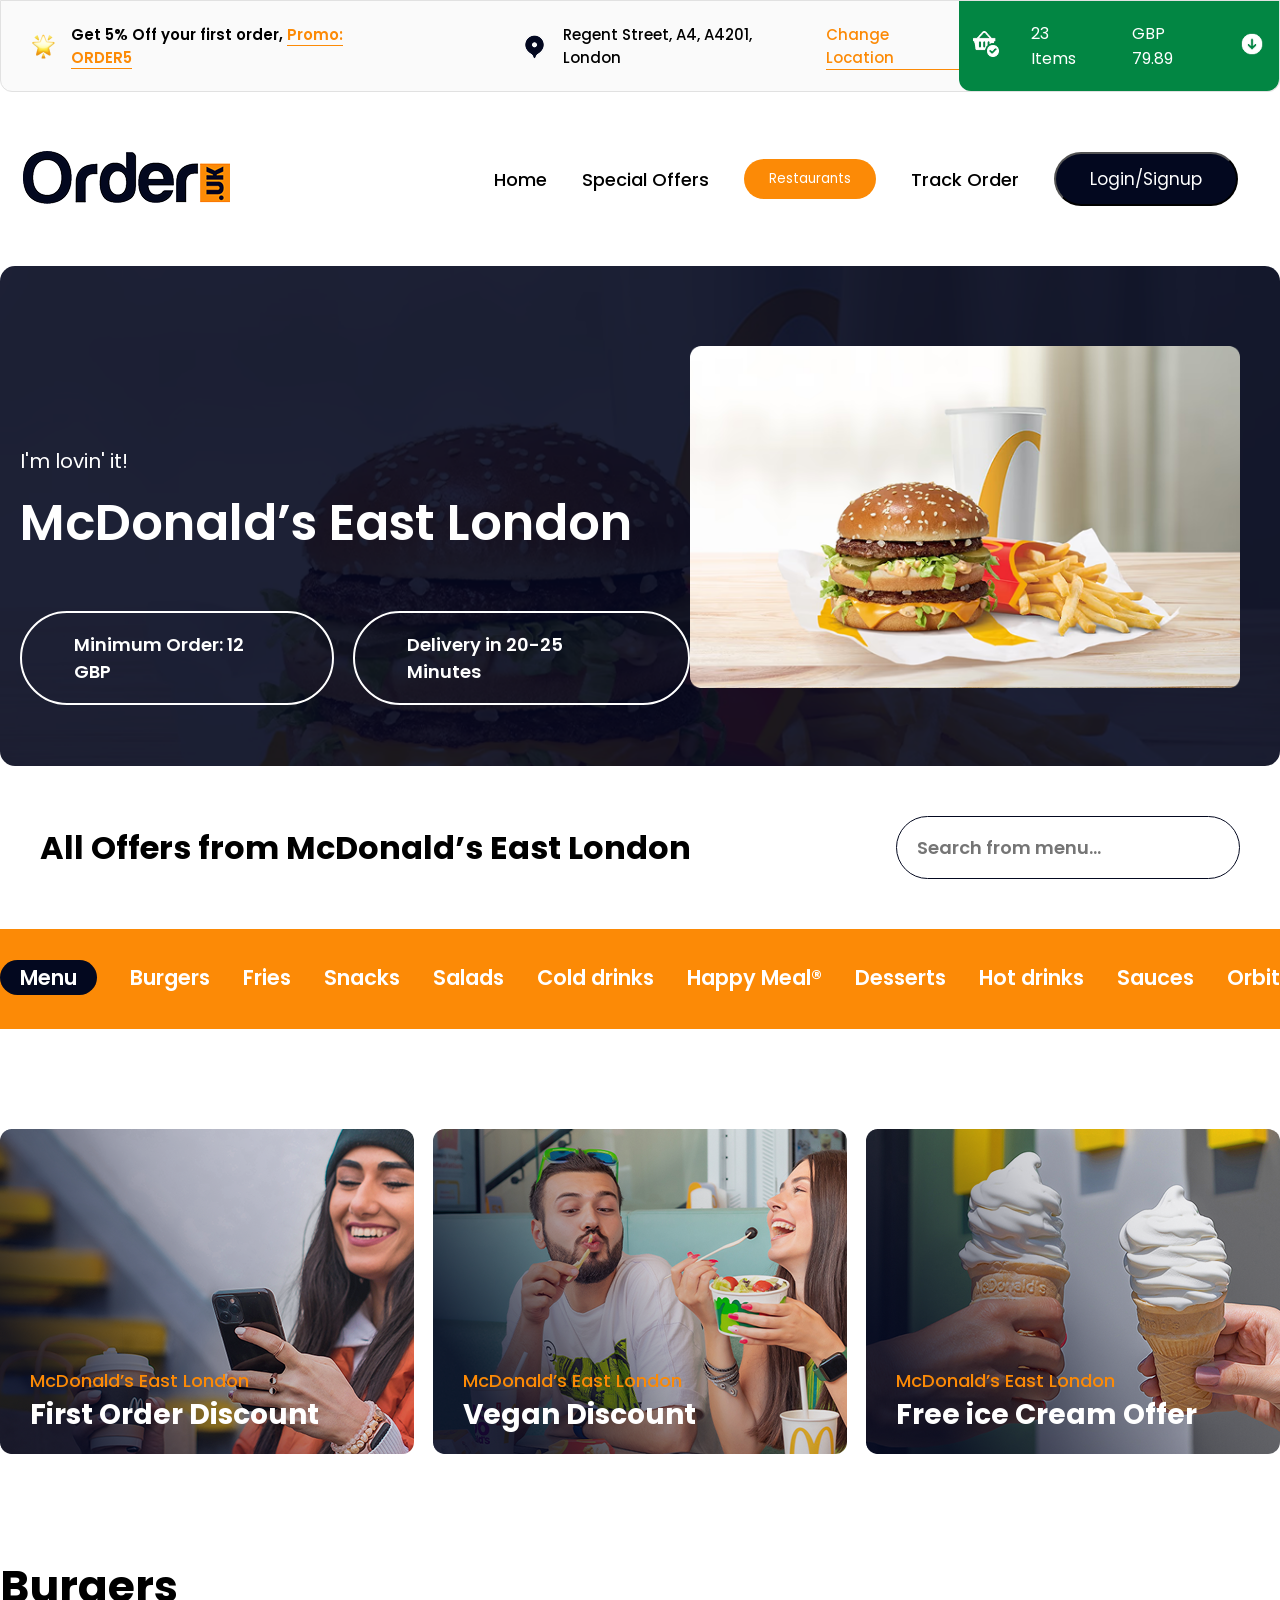
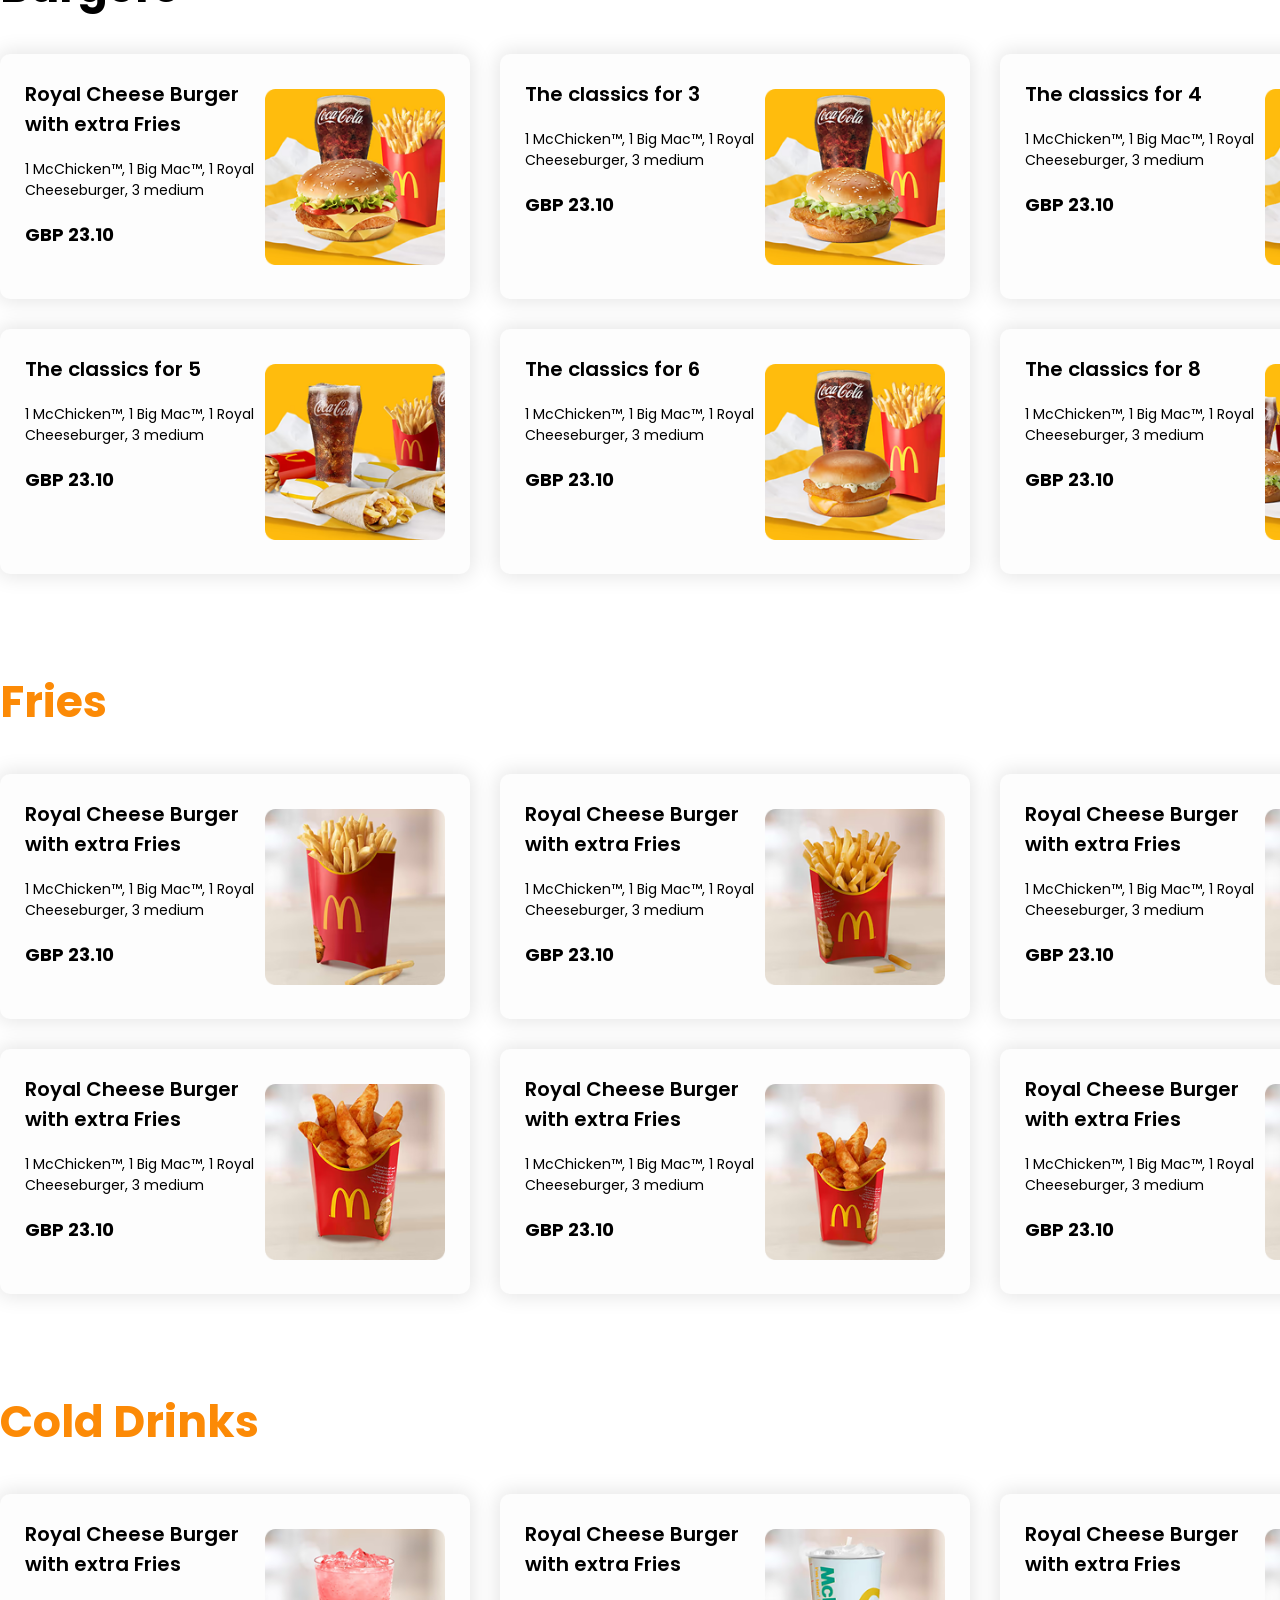
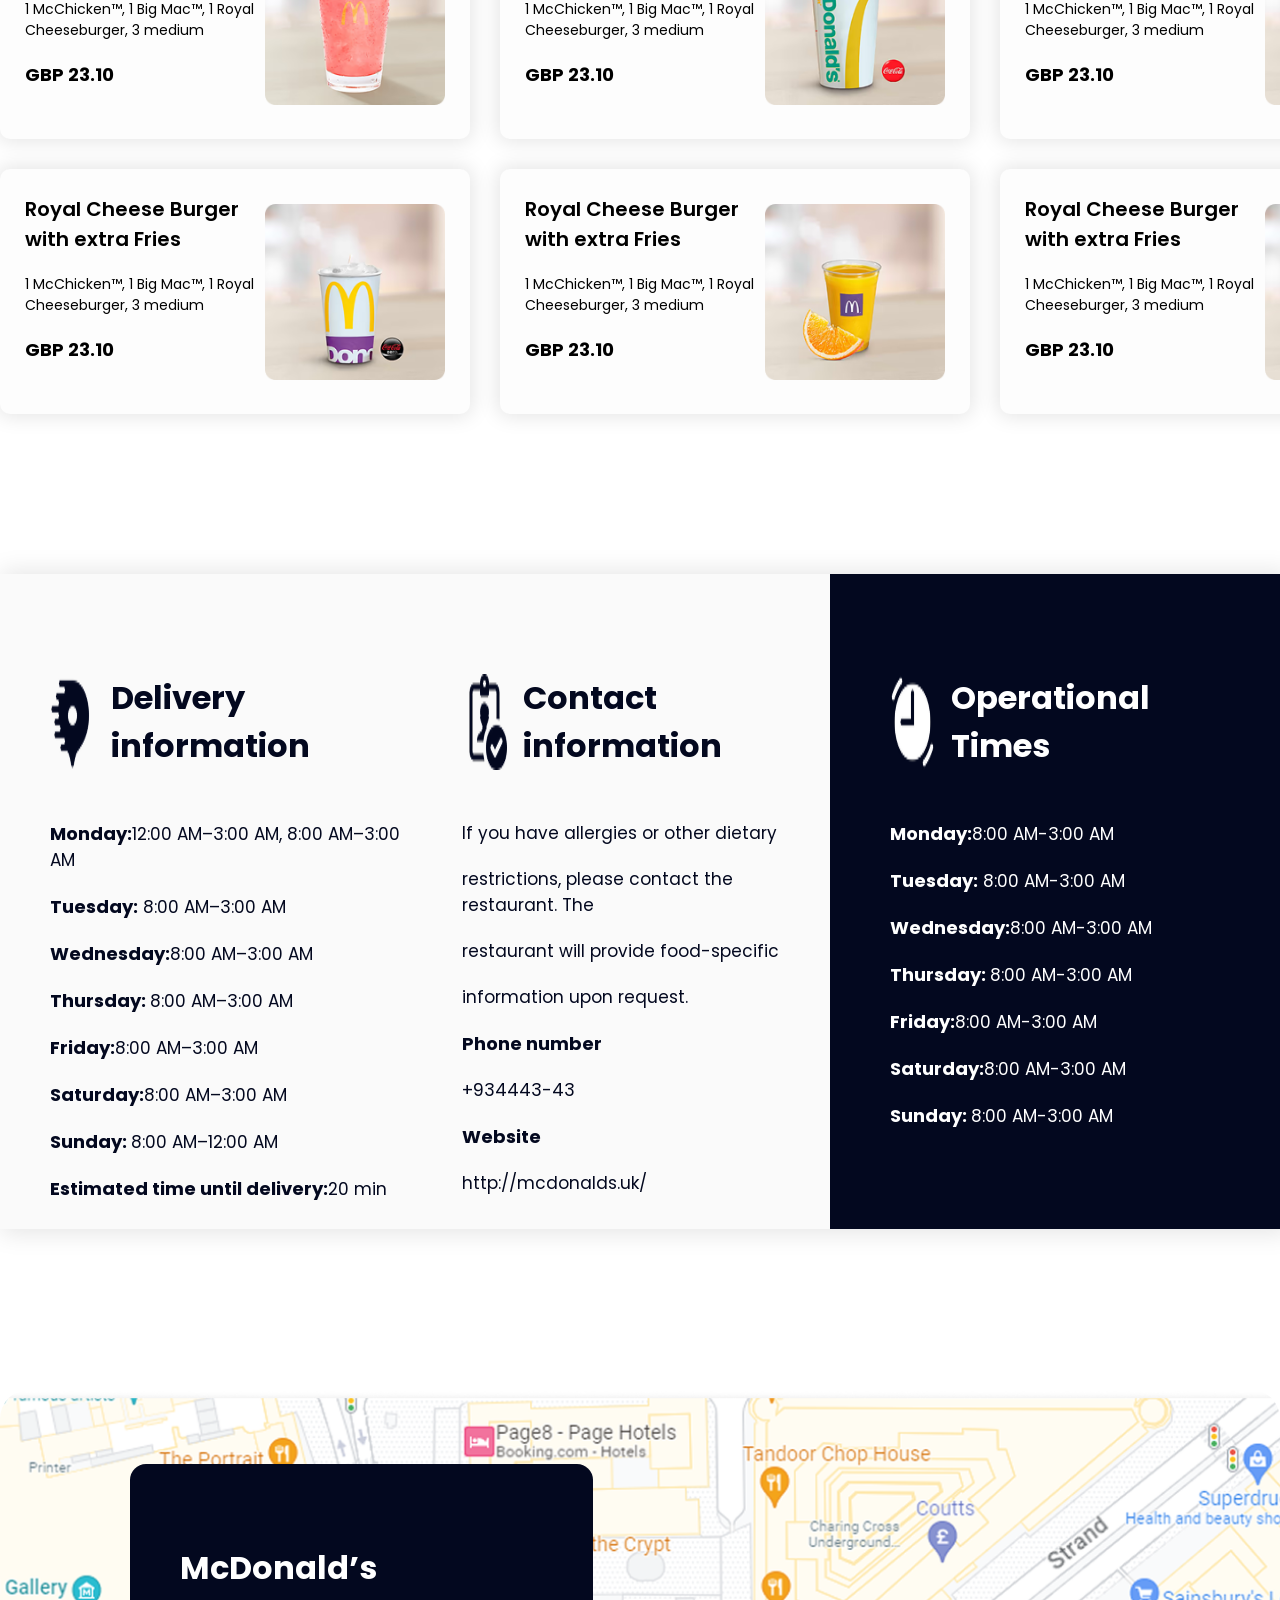
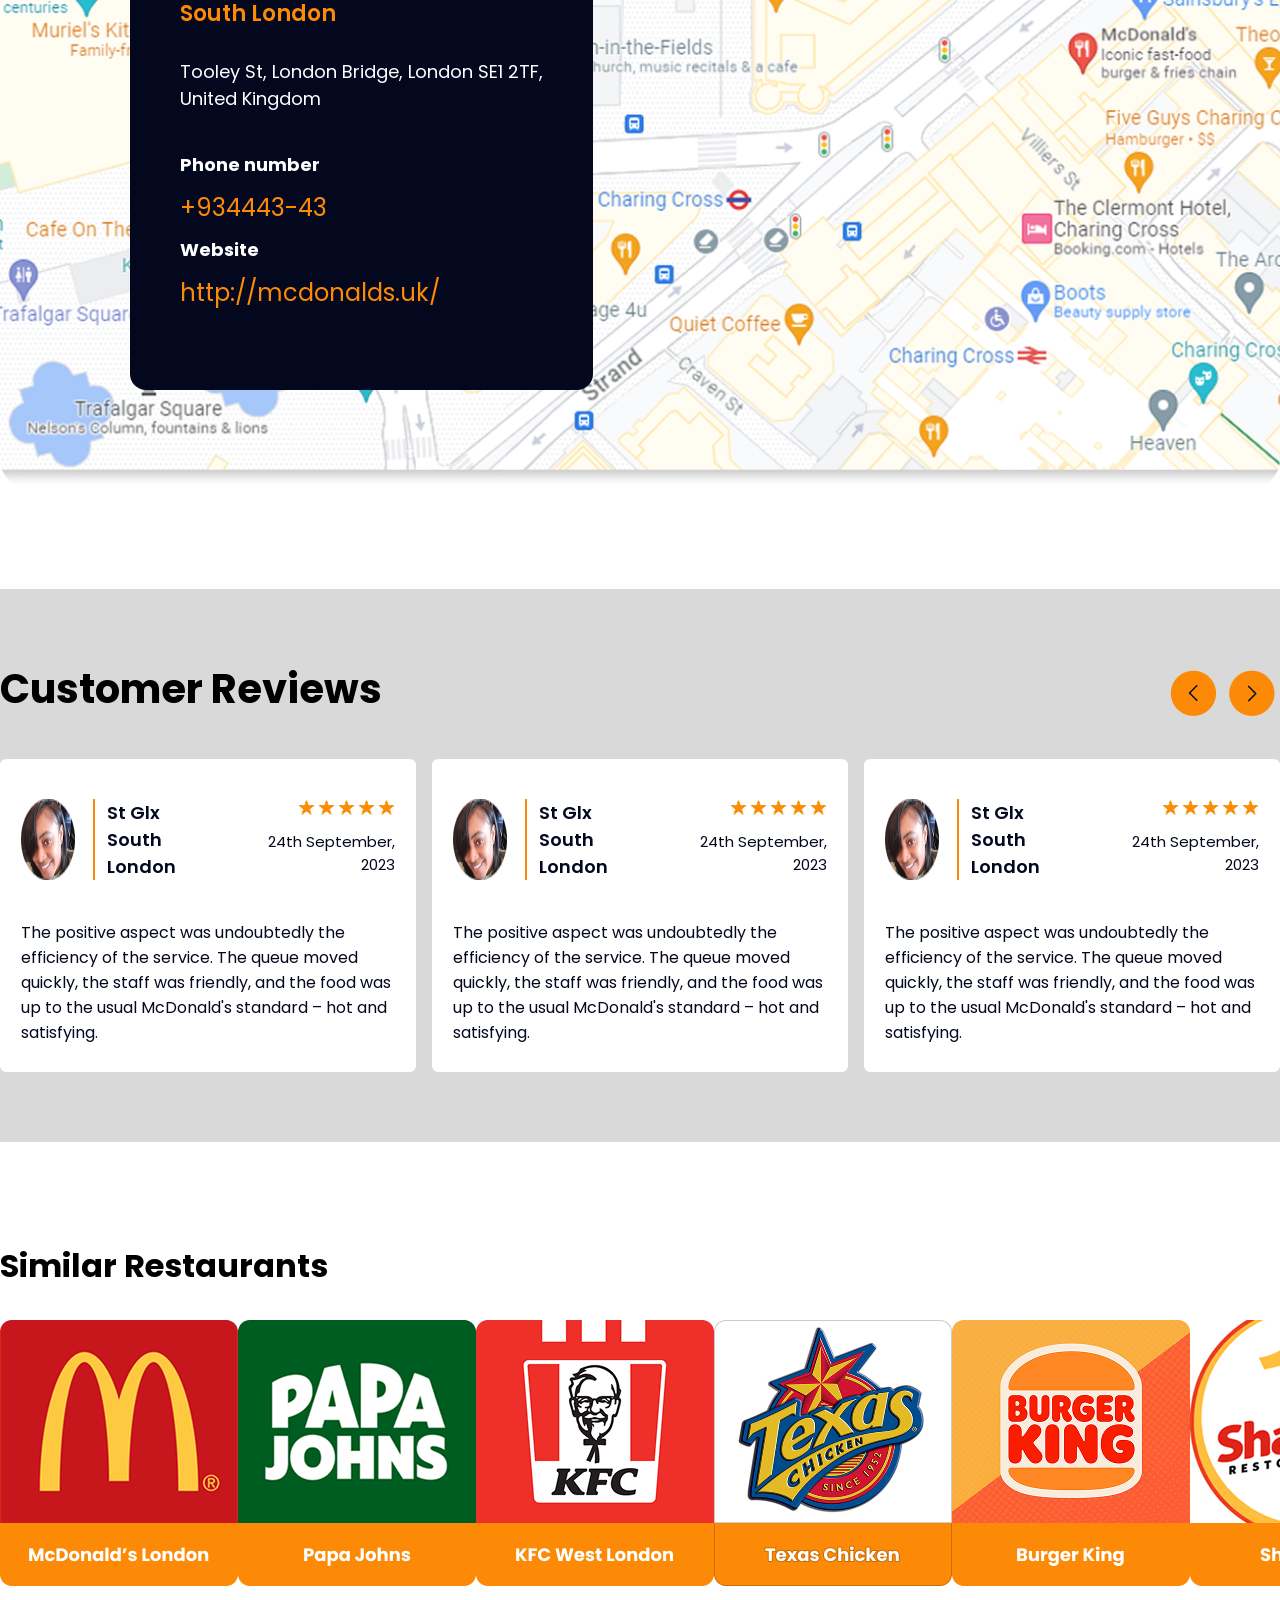
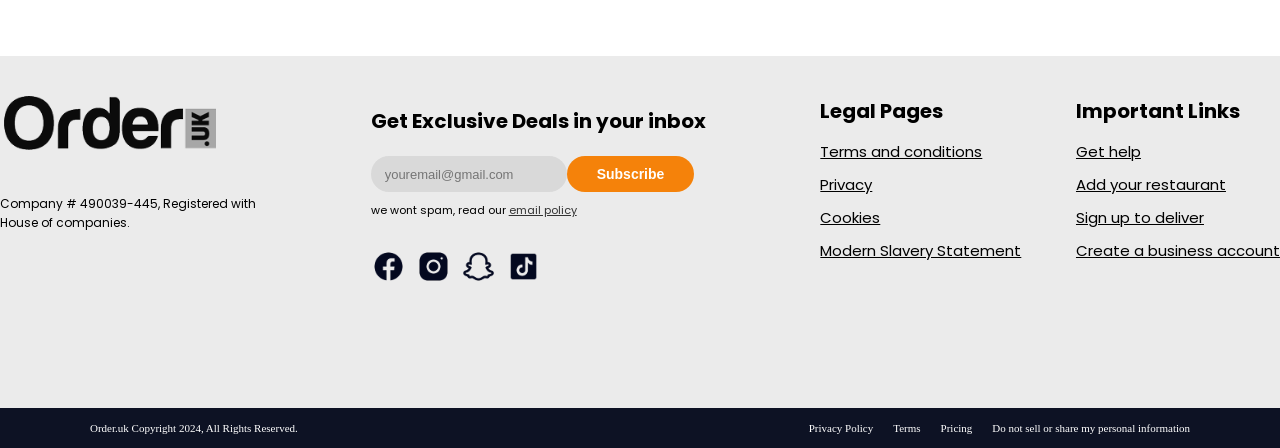
<file: restaurant.html>
<!DOCTYPE html>
<html lang="en">

<head>
    <meta charset="UTF-8">
    <meta name="viewport" content="width=device-width, initial-scale=1.0">
    <title>Document</title>
    <link rel="stylesheet" href="./css/style.css">
</head>

<body>

    <!-- ================================================= -->
    <!--                      NAVBAR1                      -->
    <!-- ================================================= -->
    <nav class="navbar">
        <div class="container">
            <div class="Flex_text">
                <div class="text1 text">
                    <img src="./assets/icon/🌟.png" alt="">
                    <p>Get 5% Off your first order, <a href="#">Promo: ORDER5</a></p>
                </div>

                <div class="text2 text">
                    <img src="./assets/icon/Location.png" alt="">
                    <p>Regent Street, A4, A4201, London</p>
                    <span>Change Location</span>
                </div>
                <div class=" text3_flex text">
                    <div class="order_icon">
                        <img src="./assets/icon/Full Shopping Basket.png" alt="">
                    </div>
                    <div class="order_text">
                        <p>23 Items</p>
                    </div>
                    <div class="order_text">
                        <p>GBP 79.89</p>
                    </div>
                    <div class="order_icon">
                        <img src="./assets/icon/Forward Button.png" alt="">
                    </div>
                </div>
            </div>
        </div>
    </nav>


    <!-- ================================================= -->
    <!--                     NAVBAR2                       -->
    <!-- ================================================= -->

    <nav class="navbar2">
        <div class="navbar_container navbar_flex">
            <div class="navbar_logo">
                <a href="#">
                    <img src="./assets/image/LOGO 1.png" alt="">
                </a>
            </div>
            <div class="menu-icon">
                <img src="./assets/image/Menu (1).png" alt="">
            </div>
            <div class="navbar_flex2">
                <p>Home</p>
                <p>Special Offers</p>
                <button class="navbar_btn1">Restaurants</button>
                <p>Track Order</p>
                <button class="navbar_btn2"><a href="#">Login/Signup</a></button>
            </div>
        </div>
    </nav>


    <!-- ================================================= -->
    <!--                     SECTION1                      -->
    <!-- ================================================= -->

    <section>
        <div class="burger-container burger-section">
            <div class="burger-flex">
                <div class="burger-text">
                    <p class="burger-p1">I'm lovin' it!</p>
                    <h1 class="burger-p2">McDonald’s East London</h1>
                    <div class="burger-flex-p">
                        <p>Minimum Order: 12 GBP</p>
                        <p>Delivery in 20-25 Minutes</p>
                    </div>
                </div>
                <div class="burger-img">
                    <img src="./assets/image/Rectangle 44.png" alt="">
                </div>
            </div>
        </div>
    </section>


    <!-- ================================================= -->
    <!--                     SECTION2                      -->
    <!-- ================================================= -->


    <section>
        <div class="from-container">
            <div class="from-flex">
                <div class="from-text">
                    <p>All Offers from McDonald’s East London</p>
                </div>
                <div class="from-input">
                    <input type="search" placeholder="Search from menu...">
                </div>
            </div>
        </div>
    </section>

    <!-- ================================================= -->
    <!--                     SECTION3                      -->
    <!-- ================================================= -->

    <section class="menu-section">
        <div class="menu-container">
            <div class="menu-text">
                <p><span>Menu</span></p>
                <p>Burgers</p>
                <p>Fries</p>
                <p>Snacks</p>
                <p>Salads</p>
                <p>Cold drinks</p>
                <p>Happy Meal®</p>
                <p>Desserts</p>
                <p>Hot drinks</p>
                <p>Sauces</p>
                <p>Orbit</p>
            </div>
        </div>
    </section>


    <!-- ================================================= -->
    <!--                     SECTION4                      -->
    <!-- ================================================= -->

    <section class="vegan-section">
        <div class="vegan-container">
            <div class="vegan-grid">
                <div class="vegan-text1 vegan-text">
                    <p>McDonald’s East London</p>
                    <h1>First Order Discount</h1>
                </div>
                <div class="vegan-text2 vegan-text">
                    <p>McDonald’s East London</p>
                    <h1>Vegan Discount</h1>
                </div>
                <div class="vegan-text3 vegan-text">
                    <p>McDonald’s East London</p>
                    <h1>Free ice Cream Offer</h1>
                    <p></p>
                </div>
            </div>
        </div>
    </section>

    <!-- ================================================= -->
    <!--                     SECTION5                      -->
    <!-- ================================================= -->

    <section>
        <div class="burgers-container">
            <h1>Burgers</h1>
            <div class="burgers-grid">
                <div class="burgers-card  burgers-card1">
                    <div class="burgers-text">
                        <span>Royal Cheese Burger with extra Fries</span>
                        <p>1 McChicken™, 1 Big Mac™, 1 Royal Cheeseburger, 3 medium</p>
                        <h5>GBP 23.10</h5>
                    </div>
                    <div class="burgers-img">
                        <img src="./assets/image/Rectangle 46.png" alt="">
                    </div>
                </div>
                <div class="burgers-card burgers-card2">
                    <div class="burgers-text">
                        <span>The classics for 3</span>
                        <p>1 McChicken™, 1 Big Mac™, 1 Royal Cheeseburger, 3 medium</p>
                        <h5>GBP 23.10</h5>
                    </div>
                    <div class="burgers-img">
                        <img src="./assets/image/Rectangle 46 (1).png" alt="">
                    </div>
                </div>
                <div class="burgers-card burgers-card3">
                    <div class="burgers-text">
                        <span>The classics for 4</span>
                        <p>1 McChicken™, 1 Big Mac™, 1 Royal Cheeseburger, 3 medium</p>
                        <h5>GBP 23.10</h5>
                    </div>
                    <div class="burgers-img">
                        <img src="./assets/image/Rectangle 46 (2).png" alt="">
                    </div>
                </div>
                <div class="burgers-card burgers-card4">
                    <div class="burgers-text">
                        <span>The classics for 5</span>
                        <p>1 McChicken™, 1 Big Mac™, 1 Royal Cheeseburger, 3 medium</p>
                        <h5>GBP 23.10</h5>
                    </div>
                    <div class="burgers-img">
                        <img src="./assets/image/Rectangle 46 (3).png" alt="">
                    </div>
                </div>
                <div class="burgers-card burgers-card5">
                    <div class="burgers-text">
                        <span>The classics for 6</span>
                        <p>1 McChicken™, 1 Big Mac™, 1 Royal Cheeseburger, 3 medium</p>
                        <h5>GBP 23.10</h5>
                    </div>
                    <div class="burgers-img">
                        <img src="./assets/image/Rectangle 46 (4).png" alt="">
                    </div>
                </div>
                <div class="burgers-card burgers-card6">
                    <div class="burgers-text">
                        <span>The classics for 8</span>
                        <p>1 McChicken™, 1 Big Mac™, 1 Royal Cheeseburger, 3 medium</p>
                        <h5>GBP 23.10</h5>
                    </div>
                    <div class="burgers-img">
                        <img src="./assets/image/Rectangle 46 (5).png" alt="">
                    </div>
                </div>
            </div>
        </div>
    </section>


    <!-- ================================================= -->
    <!--                     SECTION6                      -->
    <!-- ================================================= -->

    <section>
        <div class="burgers-container">
            <h1 class="Fries">Fries</h1>
            <div class="burgers-grid">
                <div class="burgers-card  burgers-card1">
                    <div class="burgers-text">
                        <span>Royal Cheese Burger with extra Fries</span>
                        <p>1 McChicken™, 1 Big Mac™, 1 Royal Cheeseburger, 3 medium</p>
                        <h5>GBP 23.10</h5>
                    </div>
                    <div class="burgers-img">
                        <img src="./assets/image/Rectangle 46 (6).png" alt="">
                    </div>
                </div>
                <div class="burgers-card burgers-card2">
                    <div class="burgers-text">
                        <span>Royal Cheese Burger with extra Fries</span>
                        <p>1 McChicken™, 1 Big Mac™, 1 Royal Cheeseburger, 3 medium</p>
                        <h5>GBP 23.10</h5>
                    </div>
                    <div class="burgers-img">
                        <img src="./assets/image/Rectangle 46 (7).png" alt="">
                    </div>
                </div>
                <div class="burgers-card burgers-card3">
                    <div class="burgers-text">
                        <span>Royal Cheese Burger with extra Fries</span>
                        <p>1 McChicken™, 1 Big Mac™, 1 Royal Cheeseburger, 3 medium</p>
                        <h5>GBP 23.10</h5>
                    </div>
                    <div class="burgers-img">
                        <img src="./assets/image/Rectangle 46 (8).png" alt="">
                    </div>
                </div>
                <div class="burgers-card burgers-card4">
                    <div class="burgers-text">
                        <span>Royal Cheese Burger with extra Fries</span>
                        <p>1 McChicken™, 1 Big Mac™, 1 Royal Cheeseburger, 3 medium</p>
                        <h5>GBP 23.10</h5>
                    </div>
                    <div class="burgers-img">
                        <img src="./assets/image/Rectangle 46 (9).png" alt="">
                    </div>
                </div>
                <div class="burgers-card burgers-card5">
                    <div class="burgers-text">
                        <span>Royal Cheese Burger with extra Fries</span>
                        <p>1 McChicken™, 1 Big Mac™, 1 Royal Cheeseburger, 3 medium</p>
                        <h5>GBP 23.10</h5>
                    </div>
                    <div class="burgers-img">
                        <img src="./assets/image/Rectangle 46 (10).png" alt="">
                    </div>
                </div>
                <div class="burgers-card burgers-card6">
                    <div class="burgers-text">
                        <span>Royal Cheese Burger with extra Fries</span>
                        <p>1 McChicken™, 1 Big Mac™, 1 Royal Cheeseburger, 3 medium</p>
                        <h5>GBP 23.10</h5>
                    </div>
                    <div class="burgers-img">
                        <img src="./assets/image/Rectangle 46 (11).png" alt="">
                    </div>
                </div>
            </div>
        </div>
    </section>


    <!-- ================================================= -->
    <!--                     SECTION7                      -->
    <!-- ================================================= -->

    <section>
        <div class="burgers-container">
            <h1 class="Fries">Cold Drinks</h1>
            <div class="burgers-grid">
                <div class="burgers-card  burgers-card1">
                    <div class="burgers-text">
                        <span>Royal Cheese Burger with extra Fries</span>
                        <p>1 McChicken™, 1 Big Mac™, 1 Royal Cheeseburger, 3 medium</p>
                        <h5>GBP 23.10</h5>
                    </div>
                    <div class="burgers-img">
                        <img src="./assets/image/Rectangle 46 (12).png" alt="">
                    </div>
                </div>
                <div class="burgers-card burgers-card2">
                    <div class="burgers-text">
                        <span>Royal Cheese Burger with extra Fries</span>
                        <p>1 McChicken™, 1 Big Mac™, 1 Royal Cheeseburger, 3 medium</p>
                        <h5>GBP 23.10</h5>
                    </div>
                    <div class="burgers-img">
                        <img src="./assets/image/Rectangle 46 (13).png" alt="">
                    </div>
                </div>
                <div class="burgers-card burgers-card3">
                    <div class="burgers-text">
                        <span>Royal Cheese Burger with extra Fries</span>
                        <p>1 McChicken™, 1 Big Mac™, 1 Royal Cheeseburger, 3 medium</p>
                        <h5>GBP 23.10</h5>
                    </div>
                    <div class="burgers-img">
                        <img src="./assets/image/Rectangle 46 (14).png" alt="">
                    </div>
                </div>
                <div class="burgers-card burgers-card4">
                    <div class="burgers-text">
                        <span>Royal Cheese Burger with extra Fries</span>
                        <p>1 McChicken™, 1 Big Mac™, 1 Royal Cheeseburger, 3 medium</p>
                        <h5>GBP 23.10</h5>
                    </div>
                    <div class="burgers-img">
                        <img src="./assets/image/Rectangle 46 (15).png" alt="">
                    </div>
                </div>
                <div class="burgers-card burgers-card5">
                    <div class="burgers-text">
                        <span>Royal Cheese Burger with extra Fries</span>
                        <p>1 McChicken™, 1 Big Mac™, 1 Royal Cheeseburger, 3 medium</p>
                        <h5>GBP 23.10</h5>
                    </div>
                    <div class="burgers-img">
                        <img src="./assets/image/Rectangle 46 (16).png" alt="">
                    </div>
                </div>
                <div class="burgers-card burgers-card6">
                    <div class="burgers-text">
                        <span>Royal Cheese Burger with extra Fries</span>
                        <p>1 McChicken™, 1 Big Mac™, 1 Royal Cheeseburger, 3 medium</p>
                        <h5>GBP 23.10</h5>
                    </div>
                    <div class="burgers-img">
                        <img src="./assets/image/Rectangle 46 (17).png" alt="">
                    </div>
                </div>
            </div>
        </div>
    </section>

    <!-- ================================================= -->
    <!--                     SECTION8                      -->
    <!-- ================================================= -->


    <section>
        <div class="information-container">
            <div class="information-flex">
                <div class="information-text1">
                    <div class="information-icon1">
                        <img src="./assets/icon/Tracking.png" alt="">
                        <h1>Delivery information</h1>
                    </div>
                    <p><span>Monday:</span>12:00 AM–3:00 AM, 8:00 AM–3:00 AM</p>
                    <p><span>Tuesday:</span> 8:00 AM–3:00 AM</p>
                    <p><span>Wednesday:</span>8:00 AM–3:00 AM</p>
                    <p><span>Thursday: </span> 8:00 AM–3:00 AM</p>
                    <p><span>Friday:</span>8:00 AM–3:00 AM</p>
                    <p><span>Saturday:</span>8:00 AM–3:00 AM</p>
                    <p><span>Sunday: </span>8:00 AM–12:00 AM</p>
                    <p><span>Estimated time until delivery:</span>20 min</p>
                </div>
                <div class="information-text2">
                    <div class="information-icon2">
                        <img src="./assets/icon/ID Verified.png" alt="">
                        <h1>Contact information</h1>
                    </div>
                    <p>If you have allergies or other dietary </p>
                    <p>restrictions, please contact the restaurant. The </p>
                    <p>restaurant will provide food-specific</p>
                    <p>information upon request.</p>
                    <h5>Phone number</h5>
                    <p>+934443-43</p>
                    <h5>Website</h5>
                    <p>http://mcdonalds.uk/</p>
                </div>
                <div class="information-text3">
                    <div class="information-icon3">
                        <img src="./assets/icon/Clock.png" alt="">
                        <h1>Operational Times</h1>
                    </div>
                    <p><span>Monday:</span>8:00 AM-3:00 AM</p>
                    <p><span>Tuesday:</span> 8:00 AM-3:00 AM</p>
                    <p><span>Wednesday:</span>8:00 AM-3:00 AM</p>
                    <p><span>Thursday: </span> 8:00 AM-3:00 AM</p>
                    <p><span>Friday:</span>8:00 AM-3:00 AM</p>
                    <p><span>Saturday:</span>8:00 AM-3:00 AM</p>
                    <p><span>Sunday: </span>8:00 AM-3:00 AM</p>
                </div>
            </div>
        </div>
    </section>


    <!-- ================================================= -->
    <!--                     SECTION9                      -->
    <!-- ================================================= -->

    <section>
        <div class="location-container">
            <div class="location-card">
                <div class="location-text">
                    <h1>McDonald’s</h1>
                    <h4>South London</h4>
                    <p>Tooley St, London Bridge, London SE1 2TF, <br>United Kingdom</p>
                    <span>Phone number</span>
                    <h3>+934443-43</h3>
                    <span>Website</span>
                    <h3>http://mcdonalds.uk/</h3>
                </div>
            </div>
        </div>
    </section>

    <!-- ================================================= -->
    <!--                     SECTION10                     -->
    <!-- ================================================= -->

    <section class="comment-section">
        <div class="comment-container">
            <div class="customer">
                <h1>Customer Reviews</h1>
                <img src="./assets/image/image.png" alt="">
            </div>
            <div class="comment-grid">
                <div class="comment-card">
                    <div class="comment-flex">
                        <img src="./assets/image/Ellipse 3.png" alt="">
                        <p class="comment-p">St Glx <br> <span>South London</span></p>
                        <div class="september">
                            <img src="./assets/image/Group 52.png" alt="">
                            <p class="september-p">24th September, 2023</p>
                        </div>
                    </div>
                    <p class="friendly">The positive aspect was undoubtedly the efficiency of the service. The queue
                        moved quickly, the
                        staff was friendly, and the food was up to the usual McDonald's standard – hot and satisfying.
                    </p>
                </div>
                <div class="comment-card">
                    <div class="comment-flex">
                        <img src="./assets/image/Ellipse 3.png" alt="">
                        <p class="comment-p">St Glx <br> <span>South London</span></p>
                        <div class="september">
                            <img src="./assets/image/Group 52.png" alt="">
                            <p class="september-p">24th September, 2023</p>
                        </div>
                    </div>
                    <p class="friendly">The positive aspect was undoubtedly the efficiency of the service. The queue
                        moved quickly, the
                        staff was friendly, and the food was up to the usual McDonald's standard – hot and satisfying.
                    </p>
                </div>
                <div class="comment-card">
                    <div class="comment-flex">
                        <img src="./assets/image/Ellipse 3.png" alt="">
                        <p class="comment-p">St Glx <br> <span>South London</span></p>
                        <div class="september">
                            <img src="./assets/image/Group 52.png" alt="">
                            <p class="september-p">24th September, 2023</p>
                        </div>
                    </div>
                    <p class="friendly">The positive aspect was undoubtedly the efficiency of the service. The queue
                        moved quickly, the
                        staff was friendly, and the food was up to the usual McDonald's standard – hot and satisfying.
                    </p>
                </div>
            </div>
        </div>
    </section>


    <!-- ================================================= -->
    <!--                     SECTION11                     -->
    <!-- ================================================= -->

    <section>
        <div class="restaurants-container">
            <h1>Similar Restaurants</h1>
            <div class="restaurants-flex">
                <img src="./assets/image/Group 16.png" alt="">
                <img src="./assets/image/Group 17.png" alt="">
                <img src="./assets/image/Group 18.png" alt="">
                <img src="./assets/image/Group 19.png" alt="">
                <img src="./assets/image/Group 20.png" alt="">
                <img src="./assets/image/Group 21.png" alt="">
            </div>
        </div>
    </section>


    <!-- ================================================= -->
    <!--                    FOOTER                         -->
    <!-- ================================================= -->

    <footer>
        <div class="footer-top">
            <div class="col-logo">
                <div class="logo"><img src="./assets/image/LOGO 2.png" alt=""></div>
                <p class="company-info">Company # 490039-445, Registered with<br>House of companies.</p>
            </div>

            <div class="col-newsletter">
                <h4>Get Exclusive Deals in your inbox</h4>
                <div class="subscribe-row">
                    <input type="email" placeholder="youremail@gmail.com">
                    <button>Subscribe</button>
                </div>
                <p class="spam-note">we wont spam, read our <a href="#">email policy</a></p>
                <div class="social-icons">
                    <a href="#" class="icon-slot"> <img src="./assets/image/Facebook.png" alt=""> </a>
                    <a href="#" class="icon-slot"> <img src="./assets/image/Instagram.png" alt=""></a>
                    <a href="#" class="icon-slot"> <img src="./assets/image/Snapchat.png" alt=""></a>
                    <a href="#" class="icon-slot"> <img src="./assets/image/TikTok.png" alt=""></a>
                </div>
            </div>

            <div class="col-links">
                <h4>Legal Pages</h4>
                <ul>
                    <li><a href="#">Terms and conditions</a></li>
                    <li><a href="#">Privacy</a></li>
                    <li><a href="#">Cookies</a></li>
                    <li><a href="#">Modern Slavery Statement</a></li>
                </ul>
            </div>

            <div class="col-links">
                <h4>Important Links</h4>
                <ul>
                    <li><a href="#">Get help</a></li>
                    <li><a href="#">Add your restaurant</a></li>
                    <li><a href="#">Sign up to deliver</a></li>
                    <li><a href="#">Create a business account</a></li>
                </ul>
            </div>
        </div>

        <div class="footer-bottom">
            <div class="footer-bottom-inner">
                <span>Order.uk Copyright 2024, All Rights Reserved.</span>
                <div class="footer-bottom-links">
                    <a href="#">Privacy Policy</a>
                    <a href="#">Terms</a>
                    <a href="#">Pricing</a>
                    <a href="#">Do not sell or share my personal information</a>
                </div>
            </div>
        </div>
    </footer>
</body>

</html>
</file>
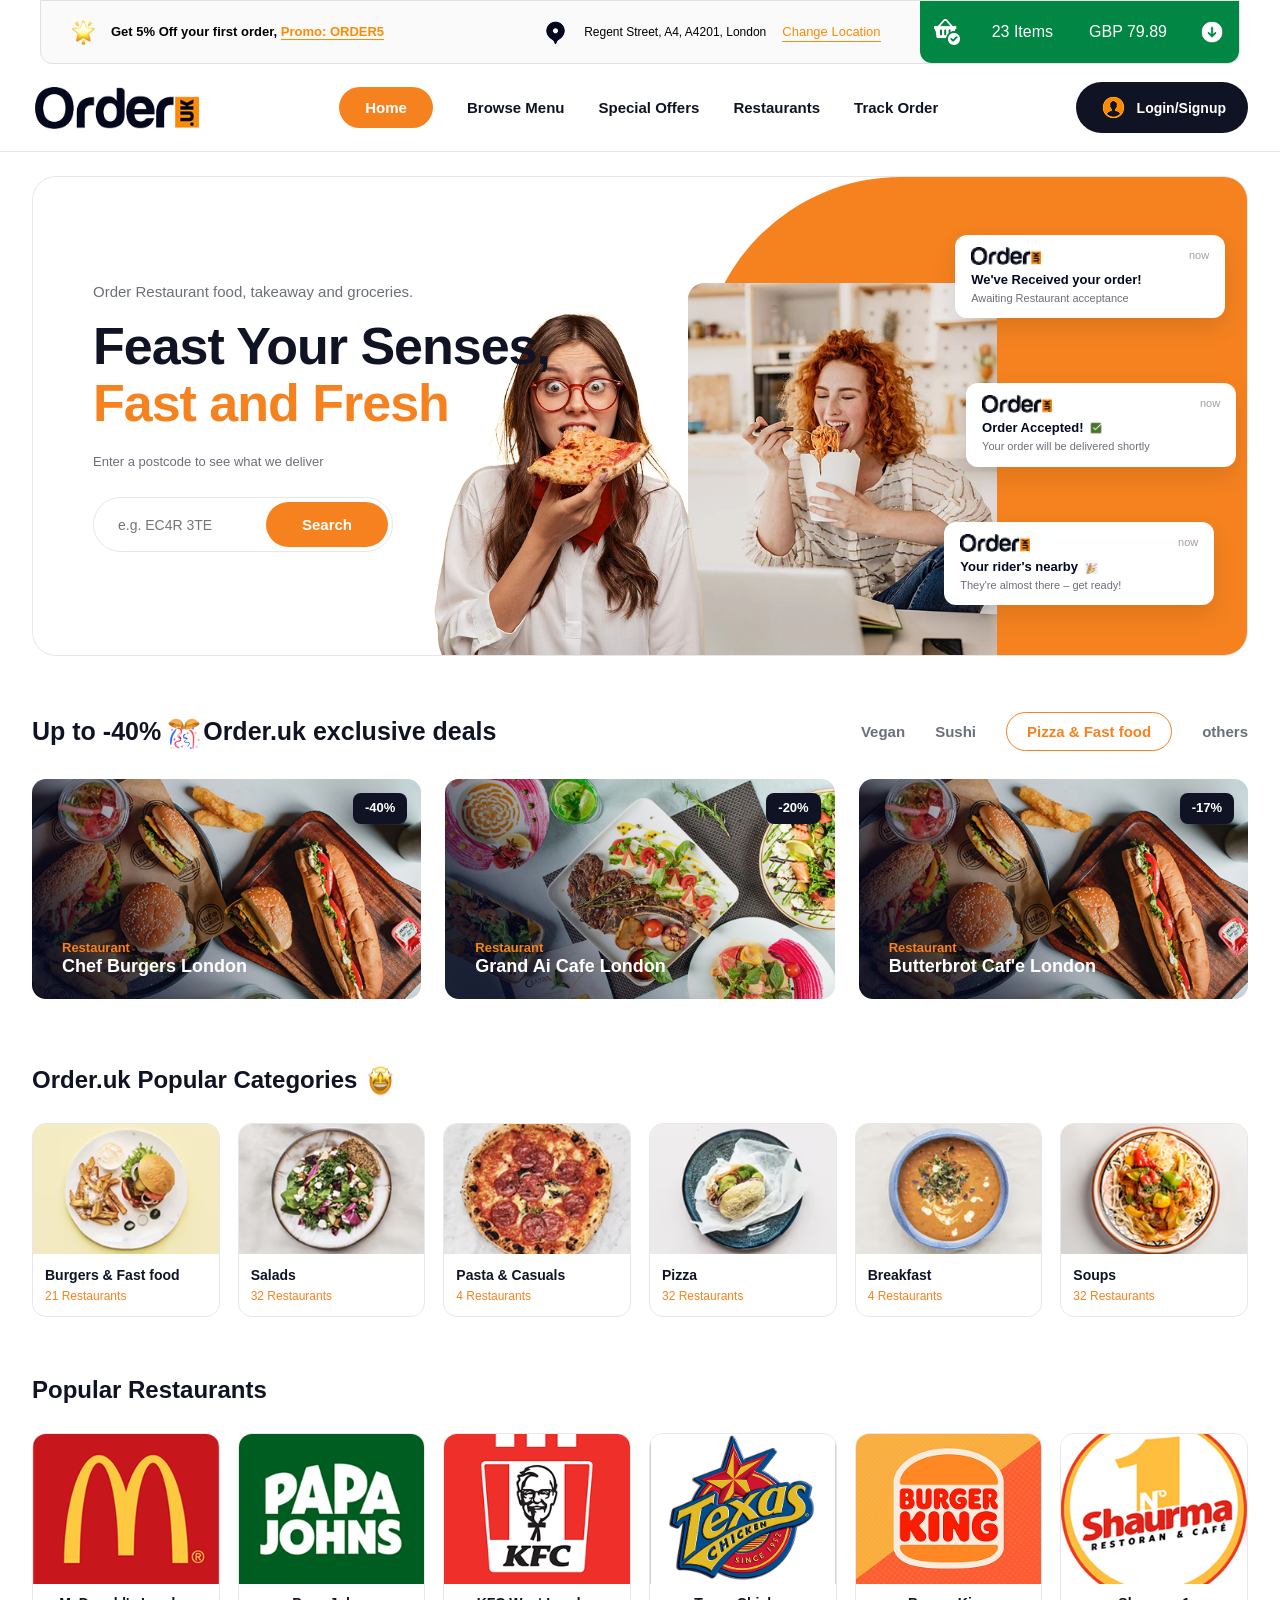
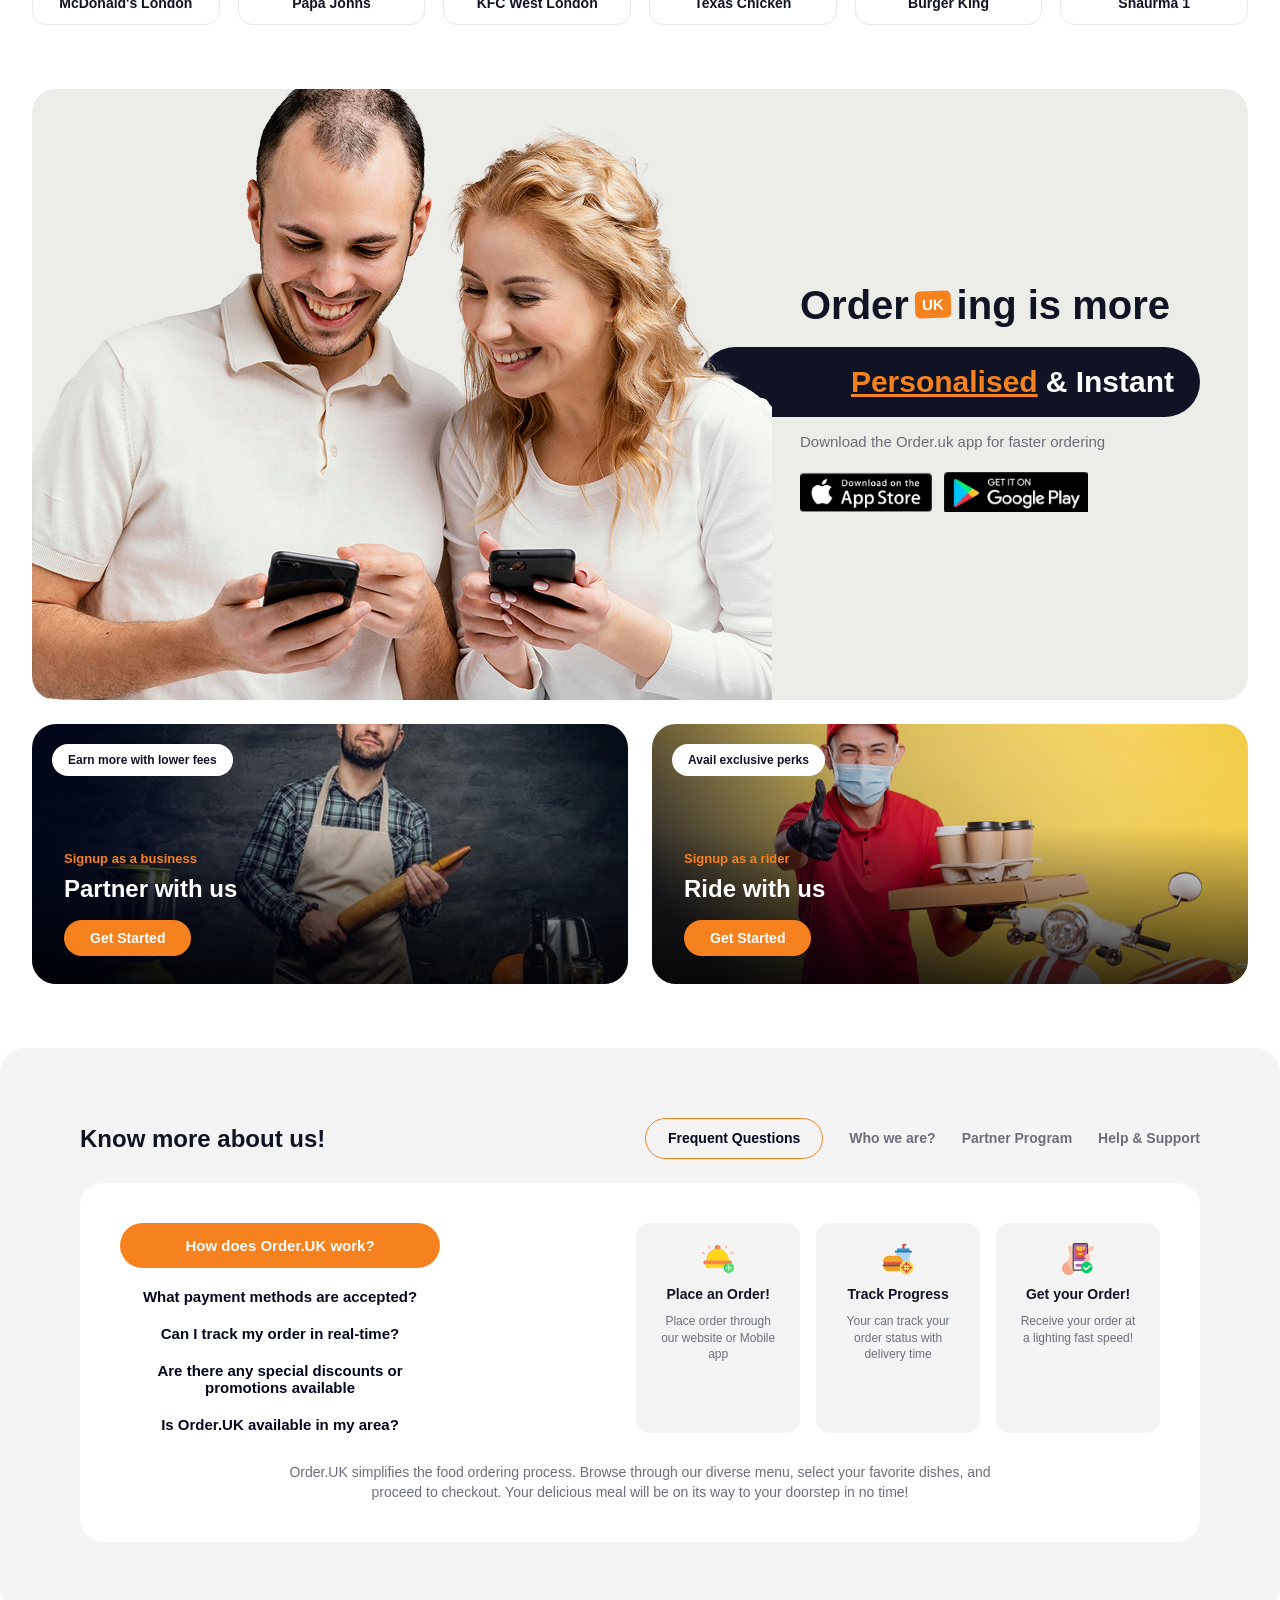
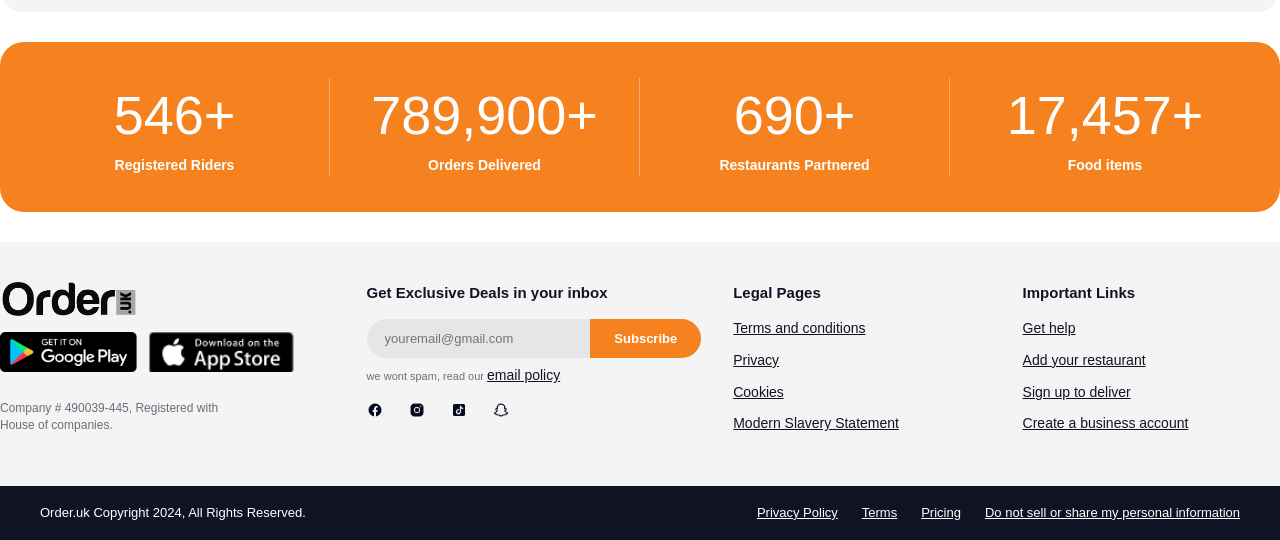
<file: pages/home.html>
<!DOCTYPE html>
<html lang="en">

<head>
    <meta charset="UTF-8">
    <meta name="viewport" content="width=device-width, initial-scale=1.0">
    <title>Order.uk — Feast Your Senses, Fast and Fresh</title>
    <link rel="stylesheet" href="../style/home.css">
</head>

<body>
    <nav class="navbar">
        <div class="container">
            <div class="Flex_text">
                <div class="text1 text">
                    <img src="../assets/icon/🌟.png" alt="">
                    <p>Get 5% Off your first order, <a href="#">Promo: ORDER5</a></p>
                </div>

                <div class="text2 text">
                    <img src="../assets/icon/Location.png" alt="">
                    <p>Regent Street, A4, A4201, London</p>
                    <span>Change Location</span>
                </div>
                <div class=" text3_flex text">
                    <div class="order_icon">
                        <img src="../assets/icon/Full Shopping Basket.png" alt="">
                    </div>
                    <div class="order_text">
                        <p>23 Items</p>
                    </div>
                    <div class="order_text">
                        <p>GBP 79.89</p>
                    </div>
                    <div class="order_icon">
                        <img src="../assets/icon/Forward Button.png" alt="">
                    </div>
                </div>
            </div>
        </div>
    </nav>

    <!-- HEADER -->
    <header class="header">
        <div class="header__inner">
            <a href="#" class="logo">
                <img src="../assets/icon/LOGO 1 (1).png" alt="">
            </a>
            <nav class="nav">
                <a href="#" class="nav__link nav__link--pill">Home</a>
                <a href="#" class="nav__link">Browse Menu</a>
                <a href="#" class="nav__link">Special Offers</a>
                <a href="#" class="nav__link">Restaurants</a>
                <a href="#" class="nav__link">Track Order</a>
            </nav>
            <button class="login-btn"><span class="login-icon">
                    <img src="../assets/icon/Male User.png" alt="">
                </span> Login/Signup</button>
        </div>
    </header>

    <!-- HERO -->
    <section class="hero">
        <div class="hero__box">
            <!-- Chap taraf: Matn va Qidiruv -->
            <div class="hero__left">
                <p class="hero__eyebrow">Order Restaurant food, takeaway and groceries.</p>
                <h1 class="hero__title">Feast Your Senses,<br><span class="orange">Fast and Fresh</span></h1>
                <p class="hero__sub">Enter a postcode to see what we deliver</p>
                <form class="hero__search">
                    <input type="text" placeholder="e.g. EC4R 3TE">
                    <button type="submit">Search</button>
                </form>
            </div>

            <!-- O'ng taraf: Apelsin fon, Rasmlar va Notification Cardlar -->
            <div class="hero__right">
                <div class="hero__shape"></div>

                <!-- Rasmlar (Markazdagi va orqadagi) -->
                <div class="hero__images">
                    <!-- Orqadagi lagmon yeyayotgan qiz -->
                    <img src="../assets/image/Untitled-2 1.png" alt="Eating Pasta" class="hero__img hero__img--pasta">
                    <!-- Oldindagi pizza yeyayotgan qiz (Markaziy) -->
                    <img src="../assets/image/Untitled-1 1.png" alt="Girl eating Pizza"
                        class="hero__img hero__img--pizza">
                </div>

                <!-- Raqamlar -->
                <span class="hero__num hero__num--1">1</span>
                <span class="hero__num hero__num--2">2</span>
                <span class="hero__num hero__num--3">3</span>

                <!-- Notification Card 1 -->
                <div class="order-card order-card--1">
                    <div class="order-card__row">
                        <img src="../assets/image/LOGO 2 (1).png" alt="Logo">
                        <span class="order-card__time">now</span>
                    </div>
                    <p class="order-card__title">We've Received your order!</p>
                    <p class="order-card__sub">Awaiting Restaurant acceptance</p>
                </div>

                <!-- Notification Card 2 -->
                <div class="order-card order-card--2">
                    <div class="order-card__row">
                        <img src="../assets/image/LOGO 2 (1).png" alt="Logo">
                        <span class="order-card__time">now</span>
                    </div>
                    <p class="order-card__title">
                        Order Accepted!
                        <span class="check"><img src="../assets/icon/Tick Box.png" alt="Check"></span>
                    </p>
                    <p class="order-card__sub">Your order will be delivered shortly</p>
                </div>

                <!-- Notification Card 3 -->
                <div class="order-card order-card--3">
                    <div class="order-card__row">
                        <img src="../assets/image/LOGO 2 (1).png" alt="Logo">
                        <span class="order-card__time">now</span>
                    </div>
                    <p class="order-card__title">
                        Your rider's nearby
                        <img src="../assets/icon/image.png" alt="Party">
                    </p>
                    <p class="order-card__sub">They're almost there – get ready!</p>
                </div>
            </div>
        </div>
    </section>

    <!-- DEALS -->
    <section class="deals">
        <div class="deals__head">
            <h2>Up to -40% <img src="../assets/icon/image copy.png" alt=""> Order.uk exclusive deals</h2>
            <div class="deals__filters">
                <a href="#" class="filter">Vegan</a>
                <a href="#" class="filter">Sushi</a>
                <a href="#" class="filter filter--active">Pizza &amp; Fast food</a>
                <a href="#" class="filter">others</a>
            </div>
        </div>
        <div class="deals__grid">
            <article class="deal-card">
                <div class="deal-card__img">
                    <img src="../assets/image copy/Group 8 (8).png" alt="Chef Burgers London">
                    <span class="deal-badge">-40%</span>
                </div>
                <p class="deal-card__cat">Restaurant</p>
                <h3 class="deal-card__name">Chef Burgers London</h3>
            </article>
            <article class="deal-card">
                <div class="deal-card__img">
                    <img src="../assets/image/Group 8 (9).png" alt="">
                    <span class="deal-badge">-20%</span>
                </div>
                <p class="deal-card__cat">Restaurant</p>
                <h3 class="deal-card__name">Grand Ai Cafe London</h3>
            </article>
            <article class="deal-card">
                <div class="deal-card__img">
                    <img src="../assets/image copy/Group 8 (8).png" alt="Butterbrot Caf'e London">
                    <span class="deal-badge">-17%</span>
                </div>
                <p class="deal-card__cat">Restaurant</p>
                <h3 class="deal-card__name">Butterbrot Caf'e London</h3>
            </article>
        </div>
    </section>

    <!-- POPULAR CATEGORIES -->
    <section class="categories">
        <h2 class="section-title">Order.uk Popular Categories <img src="../assets/image/image copy.png" alt=""></h2>
        <div class="categories__grid">
            <article class="cat-card">
                <div class="cat-card__img"><img src="../assets/image/Rectangle 13.png" alt="Burgers & Fast food"></div>
                <p class="cat-card__name">Burgers &amp; Fast food</p>
                <p class="cat-card__count">21 Restaurants</p>
            </article>
            <article class="cat-card">
                <div class="cat-card__img"><img src="../assets/image/Rectangle 15.png" alt="Salads"></div>
                <p class="cat-card__name">Salads</p>
                <p class="cat-card__count">32 Restaurants</p>
            </article>
            <article class="cat-card">
                <div class="cat-card__img"><img src="../assets/image/Rectangle 19.png" alt="Pasta & Casuals"></div>
                <p class="cat-card__name">Pasta &amp; Casuals</p>
                <p class="cat-card__count">4 Restaurants</p>
            </article>
            <article class="cat-card">
                <div class="cat-card__img"><img src="../assets/image/Rectangle 21.png" alt="Pizza"></div>
                <p class="cat-card__name">Pizza</p>
                <p class="cat-card__count">32 Restaurants</p>
            </article>
            <article class="cat-card">
                <div class="cat-card__img"><img src="../assets/image/Rectangle 23.png" alt="Breakfast"></div>
                <p class="cat-card__name">Breakfast</p>
                <p class="cat-card__count">4 Restaurants</p>
            </article>
            <article class="cat-card">
                <div class="cat-card__img"><img src="../assets/image/Rectangle 17 (1).png" alt="Soups"></div>
                <p class="cat-card__name">Soups</p>
                <p class="cat-card__count">32 Restaurants</p>
            </article>
        </div>
    </section>

    <!-- POPULAR RESTAURANTS -->
    <section class="restaurants">
        <h2 class="section-title">Popular Restaurants</h2>
        <div class="restaurants__grid">
            <article class="rest-card">
                <img src="../assets/image/Rectangle 13 (1).png" alt="McDonald's London">
                <p class="rest-card__name">McDonald's London</p>
            </article>
            <article class="rest-card">
                <img src="../assets/image/Rectangle 13 (2).png" alt="Papa Johns">
                <p class="rest-card__name">Papa Johns</p>
            </article>
            <article class="rest-card">
                <img src="../assets/image/Rectangle 13 (3).png" alt="KFC West London">
                <p class="rest-card__name">KFC West London</p>
            </article>
            <article class="rest-card">
                <img src="../assets/image/Rectangle 13 (4).png" alt="Texas Chicken">
                <p class="rest-card__name">Texas Chicken</p>
            </article>
            <article class="rest-card">
                <img src="../assets/image/Rectangle 13 (5).png" alt="Burger King">
                <p class="rest-card__name">Burger King</p>
            </article>
            <article class="rest-card">
                <img src="../assets/image/Rectangle 13 (6).png" alt="Shaurma 1">
                <p class="rest-card__name">Shaurma 1</p>
            </article>
        </div>
    </section>

    <!-- APP PROMO -->
    <section class="promo">
        <div class="promo__banner">
            <div class="promo__img">
                <img src="../assets/image/friends-laughing-using-mobiles 2.png" alt="Couple using the Order.uk app">
            </div>
            <div class="promo__content">
                <h2 class="promo__title">Order<span class="badge">UK</span>ing is more</h2>
                <p class="promo__pill"><span class="orange-underline">Personalised</span> &amp; Instant</p>
                <p class="promo__sub">Download the Order.uk app for faster ordering</p>
                <div class="store-badges">
                    <a href="#"><img src="../assets/image/image copy 2.png" alt="Download on the App Store"
                            class="store-badge-img"></a>
                    <a href="#"><img src="../assets/image/image copy 3.png" alt="Get it on Google Play"
                            class="store-badge-img"></a>
                </div>
            </div>
        </div>
        <div class="promo__cards">
            <article class="promo-card promo-card--partner">
                <img src="../assets/image/Group 8 (12).png" alt="Partner with us — chef in kitchen"
                    class="promo-card__bg">
                <span class="promo-card__tag">Earn more with lower fees</span>
                <div class="promo-card__body">
                    <p class="promo-card__eyebrow">Signup as a business</p>
                    <h3>Partner with us</h3>
                    <button class="btn-orange">Get Started</button>
                </div>
            </article>
            <article class="promo-card promo-card--rider">
                <img src="../assets/image/Group 8 (14).png" alt="Ride with us — delivery rider" class="promo-card__bg">
                <span class="promo-card__tag">Avail exclusive perks</span>
                <div class="promo-card__body">
                    <p class="promo-card__eyebrow">Signup as a rider</p>
                    <h3>Ride with us</h3>
                    <button class="btn-orange">Get Started</button>
                </div>
            </article>
        </div>
    </section>

    <!-- FAQ -->
    <section class="faq">
        <div class="faq__head">
            <h2>Know more about us!</h2>
            <div class="faq__tabs">
                <a href="#" class="faq__tab faq__tab--active">Frequent Questions</a>
                <a href="#" class="faq__tab">Who we are?</a>
                <a href="#" class="faq__tab">Partner Program</a>
                <a href="#" class="faq__tab">Help &amp; Support</a>
            </div>
        </div>
        <div class="faq__panel">
            <div class="faq__list">
                <button class="faq__item faq__item--active">How does Order.UK work?</button>
                <button class="faq__item">What payment methods are accepted?</button>
                <button class="faq__item">Can I track my order in real-time?</button>
                <button class="faq__item">Are there any special discounts or promotions available</button>
                <button class="faq__item">Is Order.UK available in my area?</button>
            </div>
            <div class="faq__steps">
                <div class="faq__step">
                    <img src="../assets/image/order-food 1.png" alt="" class="faq__step-icon">
                    <h4>Place an Order!</h4>
                    <p>Place order through our website or Mobile app</p>
                </div>
                <div class="faq__step">
                    <img src="../assets/image/food 1.png" alt="" class="faq__step-icon">
                    <h4>Track Progress</h4>
                    <p>Your can track your order status with delivery time</p>
                </div>
                <div class="faq__step">
                    <img src="../assets/image/order 1.png" alt="" class="faq__step-icon">
                    <h4>Get your Order!</h4>
                    <p>Receive your order at a lighting fast speed!</p>
                </div>
            </div>
            <p class="faq__desc">Order.UK simplifies the food ordering process. Browse through our diverse menu, select
                your favorite dishes, and proceed to checkout. Your delicious meal will be on its way to your doorstep
                in no time!</p>
        </div>
    </section>

    <!-- STATS -->
    <section class="stats">
        <div class="stats__inner">
            <div class="stats__item"><span class="stats__num">546+</span><span class="stats__label">Registered
                    Riders</span></div>
            <div class="stats__item"><span class="stats__num">789,900+</span><span class="stats__label">Orders
                    Delivered</span></div>
            <div class="stats__item"><span class="stats__num">690+</span><span class="stats__label">Restaurants
                    Partnered</span></div>
            <div class="stats__item"><span class="stats__num">17,457+</span><span class="stats__label">Food items</span>
            </div>
        </div>
    </section>

    <!-- FOOTER -->
    <footer class="footer">
        <div class="footer__top">
            <div class="footer__col footer__col--brand">
                <a href="#" class="logo"><img src="../assets/image/LOGO 2 (2).png" alt="Order.uk" class="logo__img"></a>
                <div class="store-badges">
                    <a href="#"><img src="../assets/image/Group.png" alt="Download on the App Store"
                            class="store-badge-img"></a>
                    <a href="#"><img src="../assets/image/image copy 4.png" alt="Get it on Google Play"
                            class="store-badge-img"></a>
                </div>
                <p class="footer__reg">Company # 490039-445, Registered with House of companies.</p>
            </div>
            <div class="footer__col">
                <h4>Get Exclusive Deals in your inbox</h4>
                <form class="footer__subscribe">
                    <input type="email" placeholder="youremail@gmail.com">
                    <button type="submit">Subscribe</button>
                </form>
                <p class="footer__note">we wont spam, read our <a href="#">email policy</a></p>
                <div class="social-icons">
                    <a href="#" class="social-icon"><img src="../assets/icon/Facebook (1).png" alt="Facebook"></a>
                    <a href="#" class="social-icon"><img src="../assets/icon/Instagram (1).png" alt="Instagram"></a>
                    <a href="#" class="social-icon"><img src="../assets/icon/TikTok (1).png" alt="TikTok"></a>
                    <a href="#" class="social-icon"><img src="../assets/icon/Snapchat (1).png" alt="Snapchat"></a>
                </div>
            </div>
            <div class="footer__col">
                <h4>Legal Pages</h4>
                <a href="#">Terms and conditions</a>
                <a href="#">Privacy</a>
                <a href="#">Cookies</a>
                <a href="#">Modern Slavery Statement</a>
            </div>
            <div class="footer__col">
                <h4>Important Links</h4>
                <a href="#">Get help</a>
                <a href="#">Add your restaurant</a>
                <a href="#">Sign up to deliver</a>
                <a href="#">Create a business account</a>
            </div>
        </div>
    </footer>
    <div class="foooter2">
        <div class="footer__bottom">
        <span>Order.uk Copyright 2024, All Rights Reserved.</span>
        <div class="footer__bottom-links">
            <a href="#">Privacy Policy</a>
            <a href="#">Terms</a>
            <a href="#">Pricing</a>
            <a href="#">Do not sell or share my personal information</a>
        </div>
    </div>
    </div>
</body>

</html>
</file>
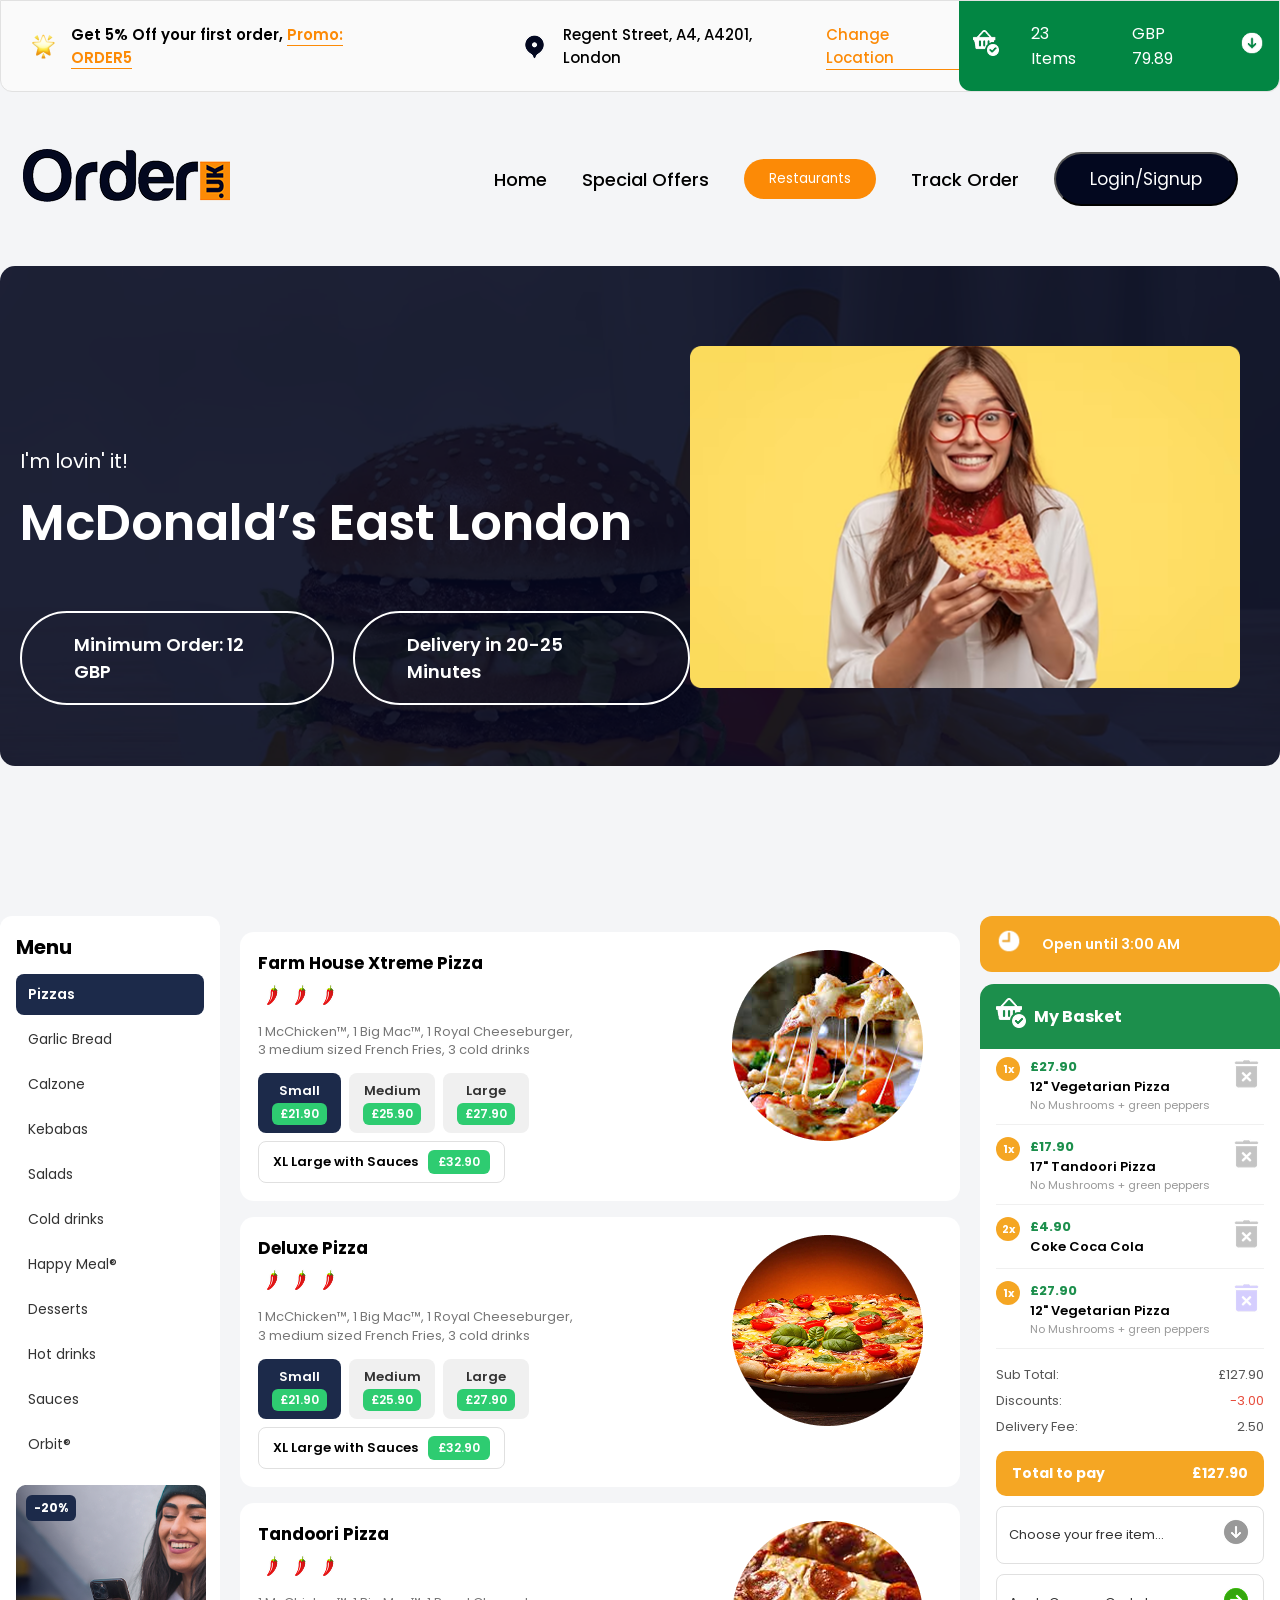
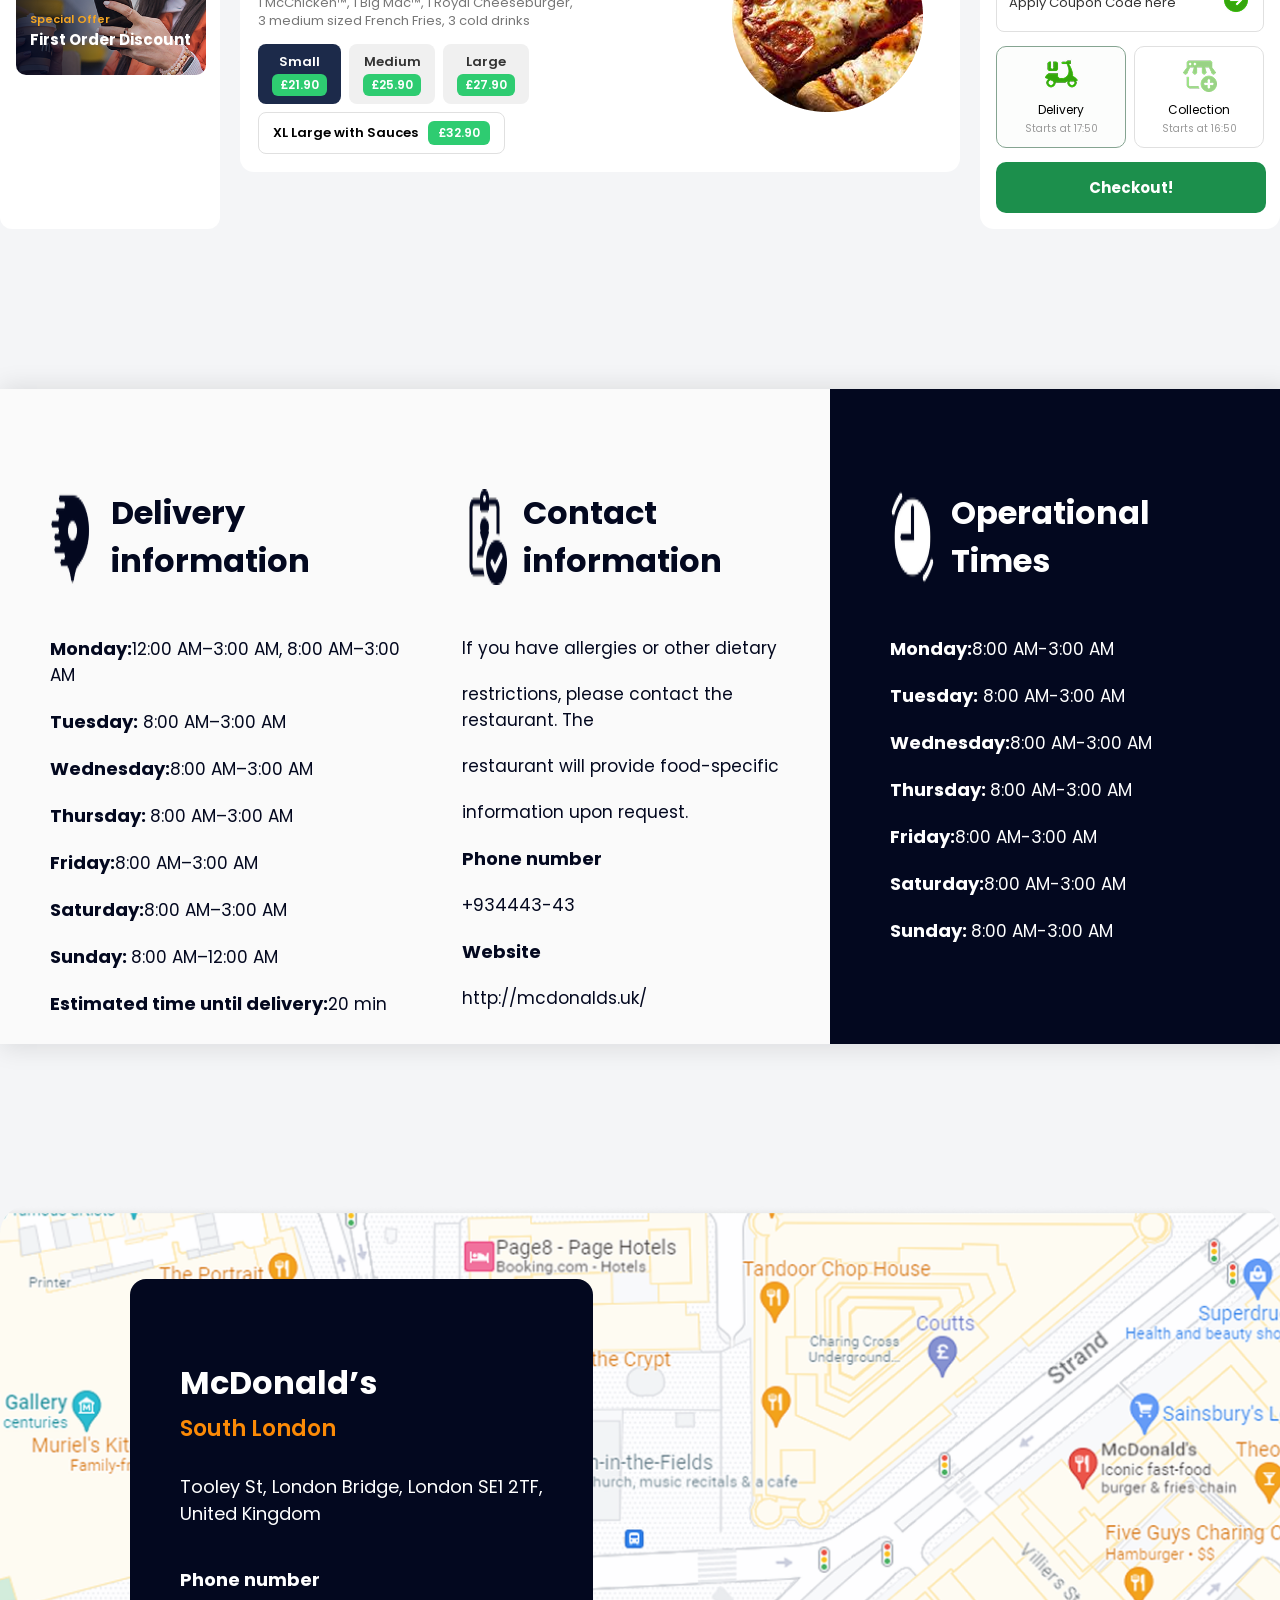
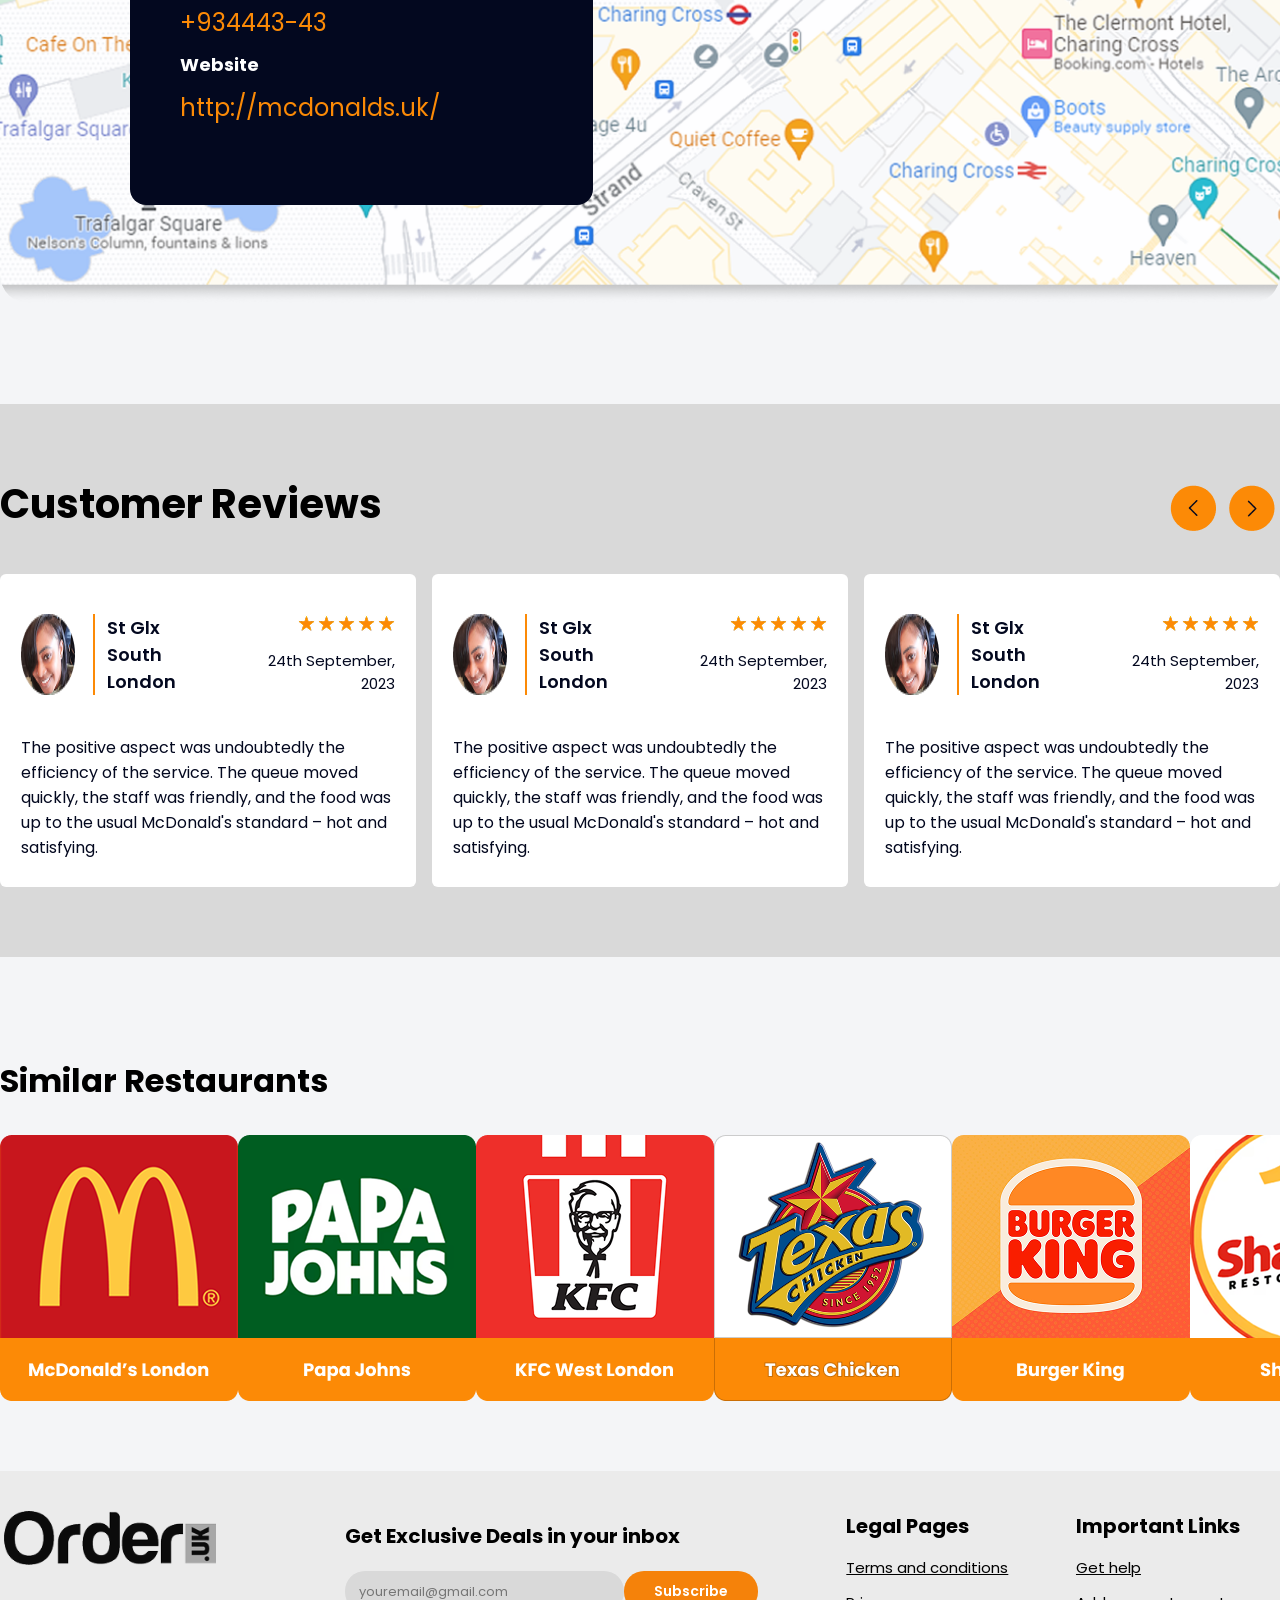
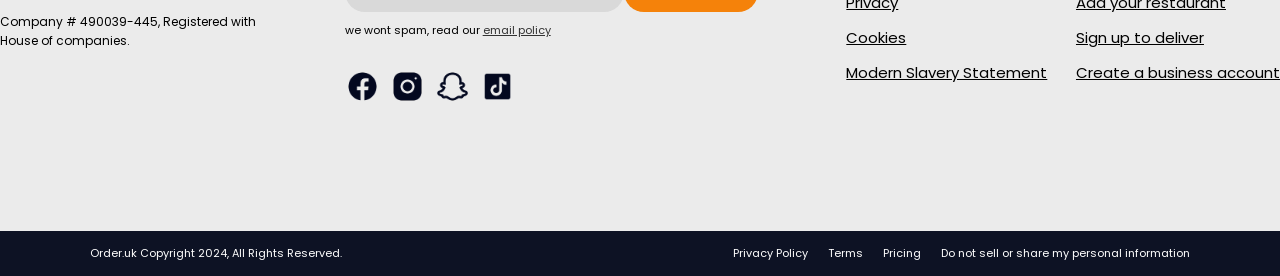
<file: pages/ordering.html>
<!DOCTYPE html>
<html lang="en">

<head>
    <meta charset="UTF-8">
    <meta name="viewport" content="width=device-width, initial-scale=1.0">
    <title>Document</title>
    <link rel="stylesheet" href="../style/style copy.css">
</head>

<body>

    <!-- ================================================= -->
    <!--                      NAVBAR1                      -->
    <!-- ================================================= -->
    <nav class="navbar">
        <div class="container">
            <div class="Flex_text">
                <div class="text1 text">
                    <img src="../assets/icon copy/🌟.png" alt="">
                    <p>Get 5% Off your first order, <a href="#">Promo: ORDER5</a></p>
                </div>

                <div class="text2 text">
                    <img src="../assets/icon copy/Location.png" alt="">
                    <p>Regent Street, A4, A4201, London</p>
                    <span>Change Location</span>
                </div>
                <div class=" text3_flex text">
                    <div class="order_icon">
                        <img src="../assets/icon copy/Full Shopping Basket.png" alt="">
                    </div>
                    <div class="order_text">
                        <p>23 Items</p>
                    </div>
                    <div class="order_text">
                        <p>GBP 79.89</p>
                    </div>
                    <div class="order_icon">
                        <img src="../assets/icon copy/Forward Button.png" alt="">
                    </div>
                </div>
            </div>
        </div>
    </nav>


    <!-- ================================================= -->
    <!--                     NAVBAR2                       -->
    <!-- ================================================= -->

    <nav class="navbar2">
        <div class="navbar_container navbar_flex">
            <div class="navbar_logo">
                <a href="#">
                    <img src="../assets/image copy/LOGO 1.png" alt="">
                </a>
            </div>
            <div class="navbar_flex2">
                <p>Home</p>
                <p>Special Offers</p>
                <button class="navbar_btn1">Restaurants</button>
                <p>Track Order</p>
                <button class="navbar_btn2"><a href="#">Login/Signup</a></button>
            </div>
        </div>
    </nav>


    <!-- ================================================= -->
    <!--                     SECTION1                      -->
    <!-- ================================================= -->

    <section>
        <div class="burger-container burger-section">
            <div class="burger-flex">
                <div class="burger-text">
                    <p class="burger-p1">I'm lovin' it!</p>
                    <h1>McDonald’s East London</h1>
                    <div class="burger-flex-p">
                        <p>Minimum Order: 12 GBP</p>
                        <p>Delivery in 20-25 Minutes</p>
                    </div>
                </div>
                <div class="burger-img">
                    <img src="../assets/image copy/Rectangle 44 (1).png" alt="">
                </div>
            </div>
        </div>
    </section>



    <!-- ================================================= -->
    <!--                     SECTION1                      -->
    <!-- ================================================= -->

    <section class="container2">
        <div class="menu">
            <h2 class="title">Menu</h2>
            <div class="list">
                <a class="category active" href="#">Pizzas</a>
                <a class="category" href="#">Garlic Bread</a>
                <a class="category" href="#">Calzone</a>
                <a class="category" href="#">Kebabas</a>
                <a class="category" href="#">Salads</a>
                <a class="category" href="#">Cold drinks</a>
                <a class="category" href="#">Happy Meal®</a>
                <a class="category" href="#">Desserts</a>
                <a class="category" href="#">Hot drinks</a>
                <a class="category" href="#">Sauces</a>
                <a class="category" href="#">Orbit®</a>
            </div>
            <div class="action">
                <span class="action-card">-20%</span>
                <div class="action-card-img"><img src="../assets/image copy/Group 8 (3).png" alt=""></div>
                <div class="action-card-text">
                    <span class="action-card-title">Special Offer</span>
                    <span class="action-card-title2">First Order Discount</span>
                </div>
            </div>
        </div>
        <div class="main-part">
            <div class="header-line">
            </div>
            <div class="food-menu">
                <section class="food-card">
                    <div class="food-card-information">
                        <h3 class="food-card-name">Farm House Xtreme Pizza</h3>
                        <div class="level"><img src="../assets/image copy/icons8-chilli-96 1 (1).png" alt=""><img
                                src="../assets/image copy/icons8-chilli-96 1 (1).png" alt=""><img
                                src="../assets/image copy/icons8-chilli-96 1 (1).png" alt=""></div>
                        <p class="food-menu_description">1 McChicken™, 1 Big Mac™, 1 Royal Cheeseburger, 3 medium sized
                            French Fries, 3 cold drinks</p>
                        <div class="size-row">
                            <button class="size-btn active">Small <span class="size-price">£21.90</span></button>
                            <button class="size-btn">Medium <span class="size-price">£25.90</span></button>
                            <button class="size-btn">Large <span class="size-price">£27.90</span></button>
                        </div>
                        <button class="xl-btn">XL Large with Sauces <span class="xl-price">£32.90</span></button>
                    </div>
                    <div class="food-card-img food-card-img--1"><img src="../assets/image copy/Rectangle 46 (18).png"
                            alt=""></div>
                </section>
                <section class="food-card">
                    <div class="food-card-information">
                        <h3 class="food-card-name">Deluxe Pizza</h3>
                        <div class="level"><img src="../assets/image copy/icons8-chilli-96 1 (1).png" alt=""><img
                                src="../assets/image copy/icons8-chilli-96 1 (1).png" alt=""><img
                                src="../assets/image copy/icons8-chilli-96 1 (1).png" alt=""></div>
                        <p class="food-menu_description">1 McChicken™, 1 Big Mac™, 1 Royal Cheeseburger, 3 medium sized
                            French Fries, 3 cold drinks</p>
                        <div class="size-row">
                            <button class="size-btn active">Small <span class="size-price">£21.90</span></button>
                            <button class="size-btn">Medium <span class="size-price">£25.90</span></button>
                            <button class="size-btn">Large <span class="size-price">£27.90</span></button>
                        </div>
                        <button class="xl-btn">XL Large with Sauces <span class="xl-price">£32.90</span></button>
                    </div>
                    <div class="food-card-img food-card-img--2"><img src="../assets/image copy/Rectangle 46 (19).png"
                            alt=""></div>
                </section>
                <section class="food-card">
                    <div class="food-card-information">
                        <h3 class="food-card-name">Tandoori Pizza</h3>
                        <div class="level"><img src="../assets/image copy/icons8-chilli-96 1 (1).png" alt=""><img
                                src="../assets/image copy/icons8-chilli-96 1 (1).png" alt=""><img
                                src="../assets/image copy/icons8-chilli-96 1 (1).png" alt=""></div>
                        <p class="food-menu_description">1 McChicken™, 1 Big Mac™, 1 Royal Cheeseburger, 3 medium sized
                            French Fries, 3 cold drinks</p>
                        <div class="size-row">
                            <button class="size-btn active">Small <span class="size-price">£21.90</span></button>
                            <button class="size-btn">Medium <span class="size-price">£25.90</span></button>
                            <button class="size-btn">Large <span class="size-price">£27.90</span></button>
                        </div>
                        <button class="xl-btn">XL Large with Sauces <span class="xl-price">£32.90</span></button>
                    </div>
                    <div class="food-card-img food-card-img--3"><img src="../assets/image copy/Rectangle 46 (20).png"
                            alt=""></div>
                </section>
            </div>
        </div>
        <div class="basket-side">
            <div class="hours-banner">
                <span class="hours-banner-icon"><img src="../assets/icon copy/Clock (1).png" alt=""></span> Open
                until 3:00 AM
            </div>

            <div class="basket-panel">
                <div class="basket-title">
                    <span class="basket-title-icon"><img src="../assets/icon copy/Full Shopping Basket (6).png"
                            alt=""></span> My Basket
                </div>
                <div class="basket-list">
                    <div class="basket-item">
                        <span class="item-qty">1x</span>
                        <div class="item-info">
                            <span class="item-price">£27.90</span>
                            <span class="item-name">12" Vegetarian Pizza</span>
                            <span class="item-note">No Mushrooms + green peppers</span>
                        </div>
                        <button class="remove-btn">
                            <img src="../assets/icon copy/Remove.png" alt="">
                        </button>
                    </div>
                    <div class="basket-item">
                        <span class="item-qty">1x</span>
                        <div class="item-info">
                            <span class="item-price">£17.90</span>
                            <span class="item-name">17" Tandoori Pizza</span>
                            <span class="item-note">No Mushrooms + green peppers</span>
                        </div>
                        <button class="remove-btn">
                            <img src="../assets/icon copy/Remove.png" alt="">
                        </button>
                    </div>
                    <div class="basket-item">
                        <span class="item-qty">2x</span>
                        <div class="item-info">
                            <span class="item-price">£4.90</span>
                            <span class="item-name">Coke Coca Cola</span>
                        </div>
                        <button class="remove-btn remove-btn--danger">
                            <img src="../assets/icon copy/Remove.png" alt="">
                        </button>
                    </div>
                    <div class="basket-item">
                        <span class="item-qty">1x</span>
                        <div class="item-info">
                            <span class="item-price">£27.90</span>
                            <span class="item-name">12" Vegetarian Pizza</span>
                            <span class="item-note">No Mushrooms + green peppers</span>
                        </div>
                        <button class="remove-btn remove-btn--edit">
                            <img src="../assets/icon copy/Remove (1).png" alt="">
                        </button>
                    </div>
                </div>
                <div class="totals">
                    <div class="totals-row"><span>Sub Total:</span><span>£127.90</span></div>
                    <div class="totals-row"><span>Discounts:</span><span class="discount">-3.00</span></div>
                    <div class="totals-row"><span>Delivery Fee:</span><span>2.50</span></div>
                </div>
                <button class="pay-btn">
                    <span>Total to pay</span>
                    <span class="pay-amount">£127.90</span>
                </button>
                <button class="coupon-row">Choose your free item... <span class="coupon-arrow"><img
                            src="../assets/icon copy/Forward Button (1).png" alt=""></span></button>
                <button class="coupon-row">Apply Coupon Code here <span class="coupon-plus">
                        <img src="../assets/icon copy/Forward Button (3).png" alt="">
                    </span></button>
                <div class="delivery-tabs">
                    <button class="delivery-btn active">
                        <span class="delivery-icon"><img src="../assets/icon copy/Delivery Scooter.png" alt=""></span>
                        <span>Delivery</span>
                        <span class="delivery-time">Starts at 17:50</span>
                    </button>
                    <button class="delivery-btn">
                        <span class="delivery-icon"><img src="../assets/icon copy/New Store.png" alt=""></span>
                        <span>Collection</span>
                        <span class="delivery-time">Starts at 16:50</span>
                    </button>
                </div>

                <button class="checkout-btn">Checkout!</button>
            </div>
        </div>
    </section>


    <!-- ================================================= -->
    <!--                     SECTION2                      -->
    <!-- ================================================= -->


    <section>
        <div class="information-container">
            <div class="information-flex">
                <div class="information-text1">
                    <div class="information-icon1">
                        <img src="../assets/icon copy/Tracking.png" alt="">
                        <h1>Delivery information</h1>
                    </div>
                    <p><span>Monday:</span>12:00 AM–3:00 AM, 8:00 AM–3:00 AM</p>
                    <p><span>Tuesday:</span> 8:00 AM–3:00 AM</p>
                    <p><span>Wednesday:</span>8:00 AM–3:00 AM</p>
                    <p><span>Thursday: </span> 8:00 AM–3:00 AM</p>
                    <p><span>Friday:</span>8:00 AM–3:00 AM</p>
                    <p><span>Saturday:</span>8:00 AM–3:00 AM</p>
                    <p><span>Sunday: </span>8:00 AM–12:00 AM</p>
                    <p><span>Estimated time until delivery:</span>20 min</p>
                </div>
                <div class="information-text2">
                    <div class="information-icon2">
                        <img src="../assets/icon copy/ID Verified.png" alt="">
                        <h1>Contact information</h1>
                    </div>
                    <p>If you have allergies or other dietary </p>
                    <p>restrictions, please contact the restaurant. The </p>
                    <p>restaurant will provide food-specific</p>
                    <p>information upon request.</p>
                    <h5>Phone number</h5>
                    <p>+934443-43</p>
                    <h5>Website</h5>
                    <p>http://mcdonalds.uk/</p>
                </div>
                <div class="information-text3">
                    <div class="information-icon3">
                        <img src="../assets/icon copy/Clock.png" alt="">
                        <h1>Operational Times</h1>
                    </div>
                    <p><span>Monday:</span>8:00 AM-3:00 AM</p>
                    <p><span>Tuesday:</span> 8:00 AM-3:00 AM</p>
                    <p><span>Wednesday:</span>8:00 AM-3:00 AM</p>
                    <p><span>Thursday: </span> 8:00 AM-3:00 AM</p>
                    <p><span>Friday:</span>8:00 AM-3:00 AM</p>
                    <p><span>Saturday:</span>8:00 AM-3:00 AM</p>
                    <p><span>Sunday: </span>8:00 AM-3:00 AM</p>
                </div>
            </div>
        </div>
    </section>


    <!-- ================================================= -->
    <!--                     SECTION3                      -->
    <!-- ================================================= -->

    <section>
        <div class="location-container">
            <div class="location-card">
                <div class="location-text">
                    <h1>McDonald’s</h1>
                    <h4>South London</h4>
                    <p>Tooley St, London Bridge, London SE1 2TF, <br>United Kingdom</p>
                    <span>Phone number</span>
                    <h3>+934443-43</h3>
                    <span>Website</span>
                    <h3>http://mcdonalds.uk/</h3>
                </div>
            </div>
        </div>
    </section>

    <!-- ================================================= -->
    <!--                     SECTION4                     -->
    <!-- ================================================= -->

    <section class="comment-section">
        <div class="comment-container">
            <div class="customer">
                <h1>Customer Reviews</h1>
                <img src="../assets/image copy/image.png" alt="">
            </div>
            <div class="comment-grid">
                <div class="comment-card">
                    <div class="comment-flex">
                        <img src="../assets/image copy/Ellipse 3.png" alt="">
                        <p class="comment-p">St Glx <br> <span>South London</span></p>
                        <div class="september">
                            <img src="../assets/image copy/Group 52.png" alt="">
                            <p class="september-p">24th September, 2023</p>
                        </div>
                    </div>
                    <p class="friendly">The positive aspect was undoubtedly the efficiency of the service. The queue
                        moved quickly, the
                        staff was friendly, and the food was up to the usual McDonald's standard – hot and satisfying.
                    </p>
                </div>
                <div class="comment-card">
                    <div class="comment-flex">
                        <img src="../assets/image copy/Ellipse 3.png" alt="">
                        <p class="comment-p">St Glx <br> <span>South London</span></p>
                        <div class="september">
                            <img src="../assets/image copy/Group 52.png" alt="">
                            <p class="september-p">24th September, 2023</p>
                        </div>
                    </div>
                    <p class="friendly">The positive aspect was undoubtedly the efficiency of the service. The queue
                        moved quickly, the
                        staff was friendly, and the food was up to the usual McDonald's standard – hot and satisfying.
                    </p>
                </div>
                <div class="comment-card">
                    <div class="comment-flex">
                        <img src="../assets/image copy/Ellipse 3.png" alt="">
                        <p class="comment-p">St Glx <br> <span>South London</span></p>
                        <div class="september">
                            <img src="../assets/image copy/Group 52.png" alt="">
                            <p class="september-p">24th September, 2023</p>
                        </div>
                    </div>
                    <p class="friendly">The positive aspect was undoubtedly the efficiency of the service. The queue
                        moved quickly, the
                        staff was friendly, and the food was up to the usual McDonald's standard – hot and satisfying.
                    </p>
                </div>
            </div>
        </div>
    </section>


    <!-- ================================================= -->
    <!--                     SECTION5                     -->
    <!-- ================================================= -->

    <section>
        <div class="restaurants-container">
            <h1>Similar Restaurants</h1>
            <div class="restaurants-flex">
                <img src="../assets/image copy/Group 16.png" alt="">
                <img src="../assets/image copy/Group 17.png" alt="">
                <img src="../assets/image copy/Group 18.png" alt="">
                <img src="../assets/image copy/Group 19.png" alt="">
                <img src="../assets/image copy/Group 20.png" alt="">
                <img src="../assets/image copy/Group 21.png" alt="">
            </div>
        </div>
    </section>


    <!-- ================================================= -->
    <!--                    FOOTER                         -->
    <!-- ================================================= -->

    <footer>
        <div class="footer-top">
            <div class="col-logo">
                <div class="logo"><img src="../assets/image copy/LOGO 2.png" alt=""></div>
                <p class="company-info">Company # 490039-445, Registered with<br>House of companies.</p>
            </div>

            <div class="col-newsletter">
                <h4>Get Exclusive Deals in your inbox</h4>
                <div class="subscribe-row">
                    <input type="email" placeholder="youremail@gmail.com">
                    <button>Subscribe</button>
                </div>
                <p class="spam-note">we wont spam, read our <a href="#">email policy</a></p>
                <div class="social-icons">
                    <a href="#" class="icon-slot"> <img src="../assets/image copy/Facebook.png" alt=""> </a>
                    <a href="#" class="icon-slot"> <img src="../assets/image copy/Instagram.png" alt=""></a>
                    <a href="#" class="icon-slot"> <img src="../assets/image copy/Snapchat.png" alt=""></a>
                    <a href="#" class="icon-slot"> <img src="../assets/image copy/TikTok.png" alt=""></a>
                </div>
            </div>

            <div class="col-links">
                <h4>Legal Pages</h4>
                <ul>
                    <li><a href="#">Terms and conditions</a></li>
                    <li><a href="#">Privacy</a></li>
                    <li><a href="#">Cookies</a></li>
                    <li><a href="#">Modern Slavery Statement</a></li>
                </ul>
            </div>

            <div class="col-links">
                <h4>Important Links</h4>
                <ul>
                    <li><a href="#">Get help</a></li>
                    <li><a href="#">Add your restaurant</a></li>
                    <li><a href="#">Sign up to deliver</a></li>
                    <li><a href="#">Create a business account</a></li>
                </ul>
            </div>
        </div>

        <div class="footer-bottom">
            <div class="footer-bottom-inner">
                <span>Order.uk Copyright 2024, All Rights Reserved.</span>
                <div class="footer-bottom-links">
                    <a href="#">Privacy Policy</a>
                    <a href="#">Terms</a>
                    <a href="#">Pricing</a>
                    <a href="#">Do not sell or share my personal information</a>
                </div>
            </div>
        </div>
    </footer>
</body>

</html>
</file>
<file: css/style.css>
@import url('https://fonts.googleapis.com/css2?family=Poppins:ital,wght@0,100;0,200;0,300;0,400;0,500;0,600;0,700;0,800;0,900;1,100;1,200;1,300;1,400;1,500;1,600;1,700;1,800;1,900&display=swap');


* {
    margin: 0;
    padding: 0;
    box-sizing: border-box;
}

/* ===================================== */
/*               navbar1                 */
/* ===================================== */

.navbar {
    background: #FAFAFA;
    max-width: 1300px;
    margin: 0 auto;
    border: 1px solid #E1E1E1;
    border-bottom-right-radius: 12px;
    border-bottom-left-radius: 12px;
}


.Flex_text {
    display: flex;
    align-items: center;
    justify-content: space-between;
}

.text {
    display: flex;
    align-items: center;
    justify-content: center;
}

.text1 img {
    width: 25px;
    margin: 0 15px 0 30px;
}

.text1 p {
    font-family: "Poppins", sans-serif;
    font-weight: 600;
    font-style: Bold;
    font-size: 15px;
    color: #000;
}

.text1 p a {
    color: #FC8A06;
    text-decoration: none;
    border-bottom: 1px solid #FC8A06;
}


.text2 {
    display: flex;
    gap: 1rem;
    padding-left: 120px;
}

.text2 p {
    font-family: "Poppins", sans-serif;
    font-weight: 500;
    font-size: 15px;
    color: #000;
}


.text2 span {
    font-family: "Poppins", sans-serif;
    font-weight: 500;
    font-size: 15px;
    border-bottom: 1px solid #FC8A06;
    color: #FC8A06;
}


.text3_flex {
    display: flex;
    align-items: center;
    justify-content: center;
    background-color: #028643;
    border-bottom-right-radius: 12px;
    border-bottom-left-radius: 12px;
}


.text3_flex .order_text {
    color: #fff;
    padding: 20px 18px;
    font-family: "Poppins", sans-serif;
}


.text3_flex .order_icon img {
    width: 26px;
}


.text3_flex .order_icon {
    padding: 14px 14px;
}



/* ===================================== */
/*               navbar2                 */
/* ===================================== */

.navbar2 {
    background-color: transparent;
}

.navbar_container {
    max-width: 1242px;
    margin: 0 auto;
}


.navbar_flex {
    display: flex;
    align-items: center;
}

.navbar_flex2 {
    display: flex;
    align-items: center;
    gap: 35px;
    margin: 60px 0 60px 260px;

}

.navbar_flex2 p {
    font-family: "Poppins";
    font-weight: 500;
    font-size: 18px;
    color: #000;
}

.navbar_flex2 .navbar_btn1 {
    cursor: pointer;
    background-color: #FC8A06;
    color: #fff;
    font-family: "Poppins";
    border-radius: 40px;
    padding: 10px 25px;
    font-family: 18px;
    border: none;
}


.navbar_flex2 .navbar_btn2 {
    background: #03081F;
    border-radius: 30px;
    padding: 12px 34px;
    cursor: pointer;
}

.menu-icon {
    display: none;
}

.navbar_flex2 .navbar_btn2 a {
    color: #fff;
    font-family: "Poppins";
    font-size: 17px;
    text-decoration: none;
}







/* ===================================== */
/*               SECTION1                */
/* ===================================== */



.burger-container {
    max-width: 1300px;
    margin: 0 auto;
}

.burger-section {
    height: 500px;
    background-image: url("../assets/image/Group\ 23.png");
    background-position: 50% 88.46%;
    background-repeat: no-repeat;
    background-size: cover;
    border-radius: 15px;

}

.burger-flex {
    display: flex;
}

.burger-text {
    width: 60%;
    margin-left: 20px;
}

.burger-text .burger-p1 {
    font-family: "Poppins";
    font-weight: 400;
    font-size: 20px;
    color: #fff;
    padding-top: 180px;
}

.burger-text h1 {
    font-family: "Poppins";
    font-weight: 600;
    font-size: 50px;
    color: #fff;
    padding: 10px 0 50px 0;
}



.burger-flex-p {
    display: flex;
    align-items: center;
    gap: 1.2rem;

}

.burger-flex-p p {
    color: #fff;
    font-family: "Poppins";
    font-weight: 600;
    font-size: 18px;
    border: 2px solid #fff;
    border-radius: 120px;
    padding: 18px 52px;
    cursor: pointer;
}

.burger-img img {
    width: 550px;
    margin-top: 80px;
    margin-right: 40px;
}






/* ===================================== */
/*               SECTION2                */
/* ===================================== */


.from-container {
    max-width: 1200px;
    margin: 50px auto;
}


.from-flex {
    display: flex;
    align-items: center;
    justify-content: space-between;
}

.from-text p {
    font-family: "Poppins";
    font-weight: 700;
    font-size: 32px;
    color: #000;
}

.from-input input {
    width: 344px;
    height: 63px;
    border-radius: 120px;
    padding: 10px 20px;
    outline: none;
    border: 1px solid #03081F;
    color: #03081F;
    font-family: "Poppins";
    font-weight: 600;
    font-size: 18px;
}



/* ===================================== */
/*               SECTION3                */
/* ===================================== */


.menu-section {
    background: #FC8A06;
    height: 100px;
}

.menu-container {
    max-width: 1300px;
    margin: 0 auto;
}

.menu-text {
    padding-top: 33px;
    display: flex;
    align-items: center;
    justify-content: space-between;
}

.menu-text p {
    font-family: "Poppins";
    font-weight: 600;
    font-size: 21px;
    color: #fff;
}

.menu-text p span {
    cursor: pointer;
    background: #03081F;
    border-radius: 60px;
    padding: 3px 20px;
}



/* ===================================== */
/*               SECTION4                */
/* ===================================== */


.vegan-container {
    max-width: 1460px;
    margin: 100px auto;
}



.vegan-grid {
    display: grid;
    grid-template-columns: 1fr 1fr 1fr;
    gap: 1.2rem;
}


.vegan-text1 {
    background-image: url(../assets/image/Group\ 8.png);
    height: 325px;
    border-bottom-right-radius: 12px;
    border-top-right-radius: 12px;
}


.vegan-text2 {
    background-image: url(../assets/image/Group\ 8\ \(1\).png);
    height: 325px;
    border-bottom-right-radius: 12px;
    border-top-right-radius: 12px;
}


.vegan-text3 {
    background-image: url(../assets/image/Group\ 8\ \(2\).png);
    height: 325px;
    border-bottom-right-radius: 12px;
    border-top-right-radius: 12px;
}


.vegan-text p {
    padding-top: 238px;
    padding-left: 30px;
    font-family: "Poppins";
    font-weight: 500;
    font-size: 18px;
    color: #FC8A06;
}


.vegan-text h1 {
    padding-left: 30px;
    font-family: "Poppins";
    font-weight: 700;
    font-size: 28px;
    color: #fff;
}



/* ===================================== */
/*               SECTION5                */
/* ===================================== */

.burgers-container {
    max-width: 1460px;
    margin: 0 auto;
}

.burgers-container h1 {
    font-family: "Poppins";
    font-weight: 700;
    font-size: 44px;
    color: #000;
    padding-bottom: 35px;
}

.burgers-grid {
    display: grid;
    grid-template-columns: 1fr 1fr 1fr;
    gap: 30px;
}

.burgers-card {
    display: flex;
    width: 470px;
    background-color: #fdfdfd;
    height: 245px;
    padding: 25px;
    border-radius: 10px;
    gap: 6px;

}

.burgers-card1,
.burgers-card2,
.burgers-card3,
.burgers-card4,
.burgers-card5,
.burgers-card6 {
    box-shadow: 0px 0px 20px 3px rgba(0, 0, 0, 0.1);
}


.burgers-text span {
    font-family: "Poppins";
    font-weight: 600;
    font-size: 20px;
    color: #000;
}


.burgesr-text {
    padding-top: 200px;
}

.burgers-text p {
    padding-top: 20px;
    font-family: "Poppins";
    font-weight: 400;
    font-size: 14px;
    color: #000;
}

.burgers-text h5 {
    padding-top: 20px;
    font-family: "Poppins";
    font-weight: 700;
    font-size: 18px;
    color: #000;
}


.burgers-img img {
    margin-top: 10px;
    width: 180px;
}




/* ===================================== */
/*               SECTION6                */
/* ===================================== */

.burgers-container {
    max-width: 1460px;
    margin: 0 auto;
}

.burgers-container .Fries {
    font-family: "Poppins";
    font-weight: 700;
    font-size: 44px;
    color: #FC8A06;
    padding: 95px 0 40px 0;
}

.burgers-grid {
    display: grid;
    grid-template-columns: 1fr 1fr 1fr;
    gap: 30px;
}

.burgers-card {
    display: flex;
    width: 470px;
    background-color: #fdfdfd;
    height: 245px;
    padding: 25px;
    border-radius: 10px;
    gap: 6px;

}

.burgers-card1,
.burgers-card2,
.burgers-card3,
.burgers-card4,
.burgers-card5,
.burgers-card6 {
    box-shadow: 0px 0px 20px 3px rgba(0, 0, 0, 0.1);
}


.burgers-text span {
    font-family: "Poppins";
    font-weight: 600;
    font-size: 20px;
    color: #000;
}


.burgesr-text {
    padding-top: 200px;
}

.burgers-text p {
    padding-top: 20px;
    font-family: "Poppins";
    font-weight: 400;
    font-size: 14px;
    color: #000;
}

.burgers-text h5 {
    padding-top: 20px;
    font-family: "Poppins";
    font-weight: 700;
    font-size: 18px;
    color: #000;
}


.burgers-img img {
    margin-top: 10px;
    width: 180px;
}




/* ===================================== */
/*               SECTION7                */
/* ===================================== */


.burgers-container {
    max-width: 1460px;
    margin: 0 auto;
}

.burgers-container .Fries {
    font-family: "Poppins";
    font-weight: 700;
    font-size: 44px;
    color: #FC8A06;
    padding: 95px 0 40px 0;
}

.burgers-grid {
    display: grid;
    grid-template-columns: 1fr 1fr 1fr;
    gap: 30px;
}

.burgers-card {
    display: flex;
    width: 470px;
    background-color: #fdfdfd;
    height: 245px;
    padding: 25px;
    border-radius: 10px;
    gap: 6px;

}

.burgers-card1,
.burgers-card2,
.burgers-card3,
.burgers-card4,
.burgers-card5,
.burgers-card6 {
    box-shadow: 0px 0px 20px 3px rgba(0, 0, 0, 0.1);
}


.burgers-text span {
    font-family: "Poppins";
    font-weight: 600;
    font-size: 20px;
    color: #000;
}


.burgesr-text {
    padding-top: 200px;
}

.burgers-text p {
    padding-top: 20px;
    font-family: "Poppins";
    font-weight: 400;
    font-size: 14px;
    color: #000;
}

.burgers-text h5 {
    padding-top: 20px;
    font-family: "Poppins";
    font-weight: 700;
    font-size: 18px;
    color: #000;
}


.burgers-img img {
    margin-top: 10px;
    width: 180px;
}



/* ===================================== */
/*               SECTION8                */
/* ===================================== */


.information-container {
    max-width: 1460px;
    margin: 160px auto;
    background: #FAFAFA;
    box-shadow: 5px 1px 23px 4px rgba(0, 0, 0, 0.1);

}

.information-flex {
    display: flex;
    justify-content: space-between;
}

.information-icon1,
.information-icon2,
.information-icon3 {
    display: flex;
    gap: 1rem;
    margin-bottom: 30px;
}

.information-icon1 h1,
.information-icon2 h1 {
    font-family: "Poppins";
    font-weight: 700;
    font-size: 32px;
    color: #03081F;
}



.information-text1 p span {
    font-family: "Poppins";
    font-weight: 700;
    font-size: 18px;
    color: #03081F;
}



.information-text2 h5 {
    font-family: "Poppins";
    font-weight: 700;
    font-size: 18px;
    color: #03081F;
    margin-top: 20px;
}


.information-text1 p,
.information-text2 p {
    font-family: "Poppins";
    font-weight: 400;
    font-size: 17px;
    color: #03081F;
    padding-top: 20px;
}


.information-text3 {
    color: #fff;
    background-color: #03081F;
    padding: 100px 0;
    padding: 100px 60px;
}

.information-text3 p {
    font-family: "Poppins";
    font-weight: 400;
    font-size: 17px;
    color: #fff;
    padding-top: 20px;
}

.information-text3 p span {
    font-family: "Poppins";
    font-weight: 700;
    font-size: 18px;
    color: #fff;

}

.information-icon3 h1 {
    font-family: "Poppins";
    font-weight: 700;
    font-size: 32px;
    color: #fff;
}

.information-text1,
.information-text2 {
    padding-top: 100px;
    padding-left: 50px;
}



/* ===================================== */
/*               SECTION9                */
/* ===================================== */

.location-container {
    max-width: 1460px;
    margin: 70px auto;
    height: 700px;
    background-image: url("../assets/image/Rectangle\ 52.png");
    background-position: 50% 88.46%;
    background-repeat: no-repeat;
    background-size: cover;
    border-radius: 30px;
    padding-top: 75px;
    padding-left: 130px;
}

.location-card {
    background-color: #03081F;
    width: fit-content;
    padding: 80px 50px;
    border-radius: 16px;
}



.location-text h1 {
    font-family: "Poppins";
    font-weight: 700;
    font-size: 32px;
    color: #fff;
}

.location-text h4 {
    font-family: "Poppins";
    font-weight: 600;
    font-size: 22px;
    color: #FC8A06;
    padding-top: 5px;
}

.location-text p {
    font-family: "Poppins";
    font-weight: 400;
    font-size: 18px;
    color: #fff;
    padding: 28px 0;
}


.location-text span {
    font-family: "Poppins";
    font-weight: 700;
    font-size: 18px;
    color: #fff;
    line-height: 50px;
}


.location-text h3 {
    font-family: "Poppins";
    font-weight: 400;
    font-size: 24px;
    color: #FC8A06;
}





/* ===================================== */
/*               SECTION10               */
/* ===================================== */


.comment-section {
    background: #D9D9D9;
}

.comment-container {
    max-width: 1460px;
    margin: 100px auto;
    padding: 70px 0;
}


.comment-grid {
    display: grid;
    grid-template-columns: 1fr 1fr 1fr;
    gap: 1rem;
}


.comment-card {
    background-color: #fff;
    padding: 0 21px;
    border-radius: 6px;
}

.comment-flex {
    display: flex;
    padding-top: 40px;
    gap: 10px;
}

.comment-flex .comment-p {
    font-family: "Poppins";
    font-weight: 600;
    font-size: 18px;
    color: #03081F;
    border-left: 2px solid #FC8A06;
    padding-left: 12px;
    margin-left: 8px;
}



.september-p {
    font-family: "Poppins";
    font-weight: 400;
    font-size: 15px;
    color: #03081F;
    padding-top: 10px;
}


.september {
    padding-left: 50px;
    text-align: right;
}

.friendly {
    font-family: "Poppins";
    font-weight: 400;
    font-size: 16px;
    color: #03081F;
    padding-top: 40px;
    padding-bottom: 27px;
}



.customer {
    display: flex;
    align-items: center;
    justify-content: space-between;
    padding-bottom: 40px;
}

.customer h1 {
    color: #000;
    font-family: "Poppins";
    font-weight: 700;
    font-size: 40px;
}



/* ===================================== */
/*               SECTION11               */
/* ===================================== */

.restaurants-container {
    max-width: 1480px;
    margin: 0 auto;
}


.restaurants-flex {
    display: flex;
    align-items: center;
    justify-content: space-between;
}

.restaurants-container h1 {
    font-family: "Poppins";
    font-weight: 700;
    font-size: 32px;
    padding-bottom: 30px;
}





/* ===================================== */
/*              FOOTER                   */
/* ===================================== */


footer {
    background: #ebebeb;
}

.footer-top {
    max-width: 1400px;
    margin: 70px auto;
    padding: 40px 0;
    display: flex;
    justify-content: space-between;
}



.logo img {
    width: 220px;
}

.logo .badge {
    background: #000;
    color: #fff;
    font-size: 10px;
    font-weight: 700;
    padding: 2px 5px;
    border-radius: 3px;
    margin-top: 4px;
}

.company-info {
    font-size: 12px;
    color: #000;
    padding-top: 40px;
    line-height: 1.6;
    font-family: "Poppins";
}



.col-newsletter {
    margin: 10px 60px;
}

.col-newsletter h4 {
    font-size: 20px;
    padding-bottom: 20px;
    font-family: "Poppins";
}

.subscribe-row {
    display: flex;
    margin-bottom: 10px;
}

.subscribe-row input {
    padding: 10px 14px;
    border: none;
    border-radius: 20px;
    font-size: 13px;
    outline: none;
    background: #D9D9D9;
}

.subscribe-row button {
    background: #f5820a;
    color: #fff;
    border: none;
    padding: 10px 30px;
    border-radius: 20px;
    font-weight: 600;
    cursor: pointer;
    font-size: 14px;
}

.spam-note {
    font-size: 11px;
    color: #000;
    margin-bottom: 30px;
    font-family: "Poppins";

}


.spam-note a {
    color: #333;
    text-decoration: underline;
}


.social-icons {
    display: flex;
    gap: 10px;
}



.icon-slot img {
    width: 35px;
}



.col-links h4 {
    font-size: 20px;
    margin-bottom: 14px;
    font-family: "Poppins";
}

.col-links ul {
    list-style: none;
    display: flex;
    flex-direction: column;
    gap: 10px;
}

.col-links a {
    font-size: 15px;
    color: #000;
    font-family: "Poppins";
}

.footer-bottom {
    background: #0d1224;
    color: #fff;
    padding: 14px 20px;
}

.footer-bottom-inner {
    max-width: 1100px;
    margin: 0 auto;
    display: flex;
    flex-wrap: wrap;
    justify-content: space-between;
    align-items: center;
    gap: 10px;
    font-size: 11px;
}

.footer-bottom-links {
    display: flex;
    gap: 20px;
}

.footer-bottom-links a {
    color: #fff;
    text-decoration: none;
}








/* ===================================== */
/*                MEDIA                  */
/* ===================================== */

@media screen and (max-width:768px) {
    .navbar {
        display: none;
    }

    .navbar_flex2 {
        display: none;
    }

    .menu-icon {
        display: block;
        margin-left: 90px;
    }

    .navbar_logo a img {
        width: 200px;
    }

    .navbar_flex {
        height: 100px;
        margin-left: 20px;
    }

    .menu-icon img {
        width: 50px;
    }


    .burger-section {
        height: 350px;
    }


    .burger-text {
        display: none;
    }


    .burger-img img {
        width: 300px;
        margin-left: 40px;
    }


    .from-flex {
        display: grid;
        grid-template-columns: 1fr;
    }

    .from-text p {
        text-align: center;
    }

    .from-input input {
        margin-left: 25px;
        margin-top: 20px;
    }

    .menu-section {
        height: 670px;
    }

    .menu-text {
        display: grid;
        grid-template-columns: 1fr;
        text-align: center;
    }

    .menu-text p {
        padding-top: 8px;
        font-size: 30px;
    }



    .vegan-container {
        max-width: 1460px;
        margin: 100px auto;
    }



    .vegan-grid {
        display: grid;
        grid-template-columns: 1fr;
        gap: 1.2rem;
    }
}
</file>
<file: style/home.css>
* {
    margin: 0;
    padding: 0;
    box-sizing: border-box;
}

:root {
    --orange: #F5821F;
    --orange-dark: #E86F0C;
    --navy: #101323;
    --gray-bg: #F4F4F4;
    --gray-line: #E7E7E7;
    --text: #101323;
    --text-muted: #6B6F7B;
    --footer-dark: #2B2E38;
    --radius-lg: 24px;
    --radius-md: 14px;
    --radius-pill: 999px;
}

body {
    font-family: 'Segoe UI', -apple-system, BlinkMacSystemFont, Roboto, Helvetica, Arial, sans-serif;
    color: var(--text);
    background: #ffffff;
    line-height: 1.4;
    overflow-x: hidden;
}

a {
    text-decoration: none;
    color: inherit;
}

button {
    font-family: inherit;
    border: none;
    cursor: pointer;
}

ul {
    list-style: none;
}

img {
    max-width: 100%;
    display: block;
}

/* Yordamchi sinflar */
.orange {
    color: var(--orange);
}

.link-orange {
    color: var(--orange);
    font-weight: 600;
}

.orange-underline {
    color: var(--orange);
    text-decoration: underline;
}

.section-title {
    display: flex;
    gap: 10px;
    font-size: 24px;
    font-weight: 800;
    margin-bottom: 26px;
}

.btn-orange {
    background: var(--orange);
    color: #ffffff;
    font-weight: 700;
    padding: 10px 26px;
    border-radius: var(--radius-pill);
    font-size: 14px;
}


/* ==========================================================================
   2. TOPBAR (Yuqori ma'lumotlar satri)
   ========================================================================== */

.navbar {
    background: #FAFAFA;
    max-width: 1200px;
    margin: 0 auto;
    border: 1px solid #E1E1E1;
    border-bottom-right-radius: 12px;
    border-bottom-left-radius: 12px;
}


.Flex_text {
    display: flex;
    align-items: center;
    justify-content: space-between;
}

.text {
    display: flex;
    align-items: center;
    justify-content: center;
}

.text1 img {
    width: 25px;
    margin: 0 15px 0 30px;
}

.text1 p {
    font-family: "Poppins", sans-serif;
    font-weight: 600;
    font-style: Bold;
    font-size: 13px;
    color: #000;
}

.text1 p a {
    color: #FC8A06;
    text-decoration: none;
    border-bottom: 1px solid #FC8A06;
}


.text2 {
    display: flex;
    gap: 1rem;
    padding-left: 120px;
}

.text2 p {
    font-family: "Poppins", sans-serif;
    font-weight: 500;
    font-size: 12px;
    color: #000;
}


.text2 span {
    font-family: "Poppins", sans-serif;
    font-weight: 500;
    font-size: 13px;
    border-bottom: 1px solid #FC8A06;
    color: #FC8A06;
}


.text3_flex {
    display: flex;
    align-items: center;
    justify-content: center;
    background-color: #028643;
    border-bottom-right-radius: 12px;
    border-bottom-left-radius: 12px;
}


.text3_flex .order_text {
    color: #fff;
    padding: 20px 18px;
    font-family: "Poppins", sans-serif;
}


.text3_flex .order_icon img {
    width: 26px;
}


.text3_flex .order_icon {
    padding: 14px 14px;
}



/* ==========================================================================
   3. HEADER (Bosh qism va Menyu)
   ========================================================================== */
.header {
    background: #ffffff;
    border-bottom: 1px solid var(--gray-line);
}

.header__inner {
    max-width: 1280px;
    margin: 0 auto;
    padding: 18px 32px;
    display: flex;
    align-items: center;
    justify-content: space-between;
    gap: 32px;
}

.logo {
    width: 170px;
    display: flex;
    align-items: center;
}

.logo__img {
    height: 34px;
    width: auto;
}

.nav {
    display: flex;
    align-items: center;
    gap: 34px;
}

.nav__link {
    font-weight: 600;
    font-size: 15px;
    color: var(--text);
}

.nav__link--pill {
    background: var(--orange);
    color: #ffffff;
    padding: 10px 26px;
    border-radius: var(--radius-pill);
}

.login-btn {
    background: var(--navy);
    color: #ffffff;
    font-weight: 600;
    font-size: 14px;
    padding: 12px 22px;
    border-radius: var(--radius-pill);
    display: flex;
    align-items: center;
    gap: 8px;
}




/* ==========================================================================
   4. HERO SECTION (Asosiy Banner)
   ========================================================================== */
/* Hero Container */
.hero {
    max-width: 1280px;
    margin: 24px auto;
    padding: 0 32px;
}

.hero__box {
    border: 1px solid var(--gray-line);
    border-radius: var(--radius-lg);
    display: grid;
    grid-template-columns: 1.1fr 0.9fr;
    position: relative;
    overflow: hidden;
    min-height: 480px;
    background: #ffffff;
}

/* Chap taraf (Matnlar) */
.hero__left {
    padding: 60px 20px 60px 60px;
    display: flex;
    flex-direction: column;
    justify-content: center;
    gap: 16px;
    z-index: 2;
}

.hero__eyebrow {
    color: var(--text-muted);
    font-size: 15px;
    font-weight: 500;
}

.hero__title {
    font-size: 52px;
    font-weight: 600;
    line-height: 1.1;
    letter-spacing: -1px;
    color: var(--navy);
}

.hero__sub {
    color: var(--text-muted);
    font-size: 13px;
    margin-top: 5px;
}

/* Search Input va Button */
.hero__search {
    display: flex;
    margin-top: 10px;
    max-width: 300px;
    width: 100%;
    border: 1px solid var(--gray-line);
    border-radius: var(--radius-pill);
    padding: 4px;
    background: #ffffff;
}

.hero__search input {
    flex: 1;
    border: none;
    padding: 12px 20px;
    font-size: 14px;
    outline: none;
    border-radius: var(--radius-pill) 0 0 var(--radius-pill);
}

.hero__search button {
    background: var(--orange);
    color: #ffffff;
    font-weight: 700;
    margin-left: -50px;
    padding: 14px 36px;
    border-radius: var(--radius-pill);
    font-size: 15px;
    transition: background 0.2s;
}

.hero__search button:hover {
    background: var(--orange-dark);
}

/* O'ng taraf (Apelsin Fon va Position) */
.hero__right {
    position: relative;
    height: 100%;
}

/* Egri apelsin fon */
.hero__shape {
    position: absolute;
    inset: 0;
    background: var(--orange);
    border-top-left-radius: 200px;
    z-index: 0;
}

/* Rasmlar joylashuvi */
.hero__images {
    position: absolute;
    inset: 0;
    z-index: 1;
}

/* Markazdagi Pizza yeyayotgan qiz (Chaproqqa va pastga chiqarilgan) */
.hero__img--pizza {
    position: absolute;
    bottom: -100px;
    left: -400px;
    height: 537px;
    width: 805px;
    object-fit: contain;
    z-index: 3;
}

/* O'ng orqadagi lagmon yeyayotgan qiz */
.hero__img--pasta {
    position: absolute;
    bottom: 0;
    right: 250px;
    height: 78%;
    width: auto;
    object-fit: cover;
    border-radius: 16px 16px 0 0;
    z-index: 1;
}

/* Orqa fondagi 1, 2, 3 Raqamlar */
.hero__num {
    position: absolute;
    right: 8%;
    font-size: 55px;
    font-weight: 800;
    color: rgba(255, 255, 255, 0.7);
    font-style: italic;
    z-index: 2;
    font-family: sans-serif;
}

.hero__num--1 { top: 10%; }
.hero__num--2 { top: 40%; }
.hero__num--3 { top: 70%; }

/* Notification Xabarnoma Kartochkalari */
.order-card {
    position: absolute;
    background: #ffffff;
    border-radius: 12px;
    padding: 12px 16px;
    box-shadow: 0 10px 25px rgba(0, 0, 0, 0.1);
    width: 270px;
    z-index: 4;
}

.order-card__row {
    display: flex;
    align-items: center;
    justify-content: space-between;
    margin-bottom: 6px;
}

.order-card__row img {
    height: 18px;
    width: auto;
}

.order-card__time {
    color: #a0a0a0;
    font-size: 11px;
}

.order-card__title {
    font-weight: 700;
    font-size: 13px;
    color: #03081f;
    display: flex;
    align-items: center;
    gap: 6px;
}

.order-card__title img {
    width: 14px;
    height: 14px;
}

.order-card__sub {
    color: var(--text-muted);
    font-size: 11px;
    margin-top: 2px;
}

/* Kartochkalar o'rni */
.order-card--1 { top: 12%; right: 4%; }
.order-card--2 { top: 43%; right: 2%; }
.order-card--3 { top: 72%; right: 6%; }

/* ==========================================================================
   5. DEALS SECTION (Aksiyalar)
   ========================================================================== */
.deals {
    max-width: 1280px;
    margin: 56px auto 0;
    padding: 0 32px;
}

.deals__head {
    display: flex;
    align-items: center;
    justify-content: space-between;
    margin-bottom: 28px;
}

.deals__head h2 {
    display: flex;
    font-size: 25px;
    font-weight: 800;
}

.deals__filters {
    display: flex;
    align-items: center;
    gap: 30px;
    font-weight: 600;
    color: var(--text-muted);
    font-size: 15px;
}

.filter--active {
    color: var(--orange);
    border: 1.5px solid var(--orange);
    border-radius: var(--radius-pill);
    padding: 8px 20px;
}

.deals__grid {
    display: grid;
    grid-template-columns: repeat(3, 1fr);
    gap: 24px;
}

.deal-card__img {
    position: relative;
    height: 220px;
    border-radius: var(--radius-md);
    overflow: hidden;
    background: var(--gray-bg);
}

.deal-card__img img {
    width: 100%;
    height: 100%;
    object-fit: cover;
}

.deal-badge {
    position: absolute;
    top: 14px;
    right: 14px;
    background: var(--navy);
    color: #ffffff;
    font-size: 13px;
    font-weight: 700;
    padding: 6px 12px;
    border-radius: 8px;
}

.deal-card__cat {
    position: absolute;
    z-index: 2;
    color: var(--orange);
    font-weight: 600;
    font-size: 13px;
    margin-top: -60px;
    margin-left: 30px;
}

.deal-card__name {
     position: absolute;
    z-index: 2;
    font-size: 18px;
    font-weight: 700;
    margin-top: 4px;
    color: white;
     margin-top: -45px;
    margin-left: 30px;
}


/* ==========================================================================
   6. CATEGORIES SECTION (Kategoriyalar)
   ========================================================================== */
.categories {
    max-width: 1280px;
    margin: 64px auto 0;
    padding: 0 32px;
}

.categories__grid {
    display: grid;
    grid-template-columns: repeat(6, 1fr);
    gap: 18px;
}

.cat-card {
    border: 1px solid var(--gray-line);
    border-radius: var(--radius-md);
    overflow: hidden;
}

.cat-card__img {
    height: 130px;
    background: var(--gray-bg);
    overflow: hidden;
}

.cat-card__img img {
    width: 100%;
    height: 100%;
    object-fit: cover;
}

.cat-card__name {
    font-weight: 700;
    font-size: 14px;
    padding: 12px 12px 2px;
}

.cat-card__count {
    color: var(--orange);
    font-size: 12px;
    padding: 0 12px 12px;
}


/* ==========================================================================
   7. RESTAURANTS SECTION (Restoranlar)
   ========================================================================== */
.restaurants {
    max-width: 1280px;
    margin: 56px auto 0;
    padding: 0 32px;
}

.restaurants__grid {
    display: grid;
    grid-template-columns: repeat(6, 1fr);
    gap: 18px;
}

.rest-card {
    border-radius: var(--radius-md);
    overflow: hidden;
    border: 1px solid var(--gray-line);
}

.rest-card img {
    width: 100%;
    height: 150px;
    object-fit: cover;
    background: var(--gray-bg);
}

.rest-card__name {
    text-align: center;
    font-weight: 700;
    font-size: 14px;
    padding: 10px;
}


/* ==========================================================================
   8. PROMO SECTION (Reklama & Hamkorlik)
   ========================================================================== */
.promo {
    max-width: 1280px;
    margin: 64px auto 0;
    padding: 0 32px;
}

.promo__banner {
    height: 611px;
    position: relative;
    border-radius: var(--radius-lg);
    overflow: hidden;
    display: grid;
    grid-template-columns: 1fr 1fr;
    background: #ECECE8;
    min-height: 320px;
}

.promo__img {
    overflow: hidden;
}

.promo__img img {
    position: absolute;
    top: -20px;
    left: -10px;
    z-index: 2;
    width: 750px;
    height: 651px;
    object-fit: cover;
}

.promo__content {
    padding: 56px 48px;
    display: flex;
    flex-direction: column;
    gap: 14px;
    justify-content: center;
    margin-left: 90px;
}

.promo__title {
    font-size: 40px;
    font-weight: 800;
    color: var(--navy);
    display: flex;
    align-items: center;
    gap: 6px;
    flex-wrap: wrap;
    margin-left: 100px;
}

.promo__title .badge {
    background: var(--orange);
    color: #ffffff;
    font-size: 15px;
    padding: 3px 7px;
    border-radius: 5px;
    transform: rotate(-2deg);
}

.promo__pill {
    width:500px;
    height: 70px;
    background: var(--navy);
    color: #ffffff;
    display: flex;
    align-items: center;
    justify-content: end;
    text-align: right;
    padding: 12px 26px;
    border-radius: var(--radius-pill);
    font-weight: 700;
    font-size: 30px;
    gap: 8px;
}

.promo__sub {
    margin-left: 100px;
    color: var(--text-muted);
    font-size: 15px;
}

.store-badges {
    display: flex;
    gap: 12px;
    margin-left: 100px;
    margin-top: 6px;
    flex-wrap: wrap;
}

.store-badge-img {
    height: 40px;
    width: auto;
}

.promo__cards {
    display: grid;
    grid-template-columns: 1fr 1fr;
    gap: 24px;
    margin-top: 24px;
}

.promo-card {
    position: relative;
    border-radius: var(--radius-lg);
    overflow: hidden;
    min-height: 260px;
    display: flex;
    align-items: flex-end;
    background: var(--gray-bg);
}

.promo-card__bg {
    position: absolute;
    inset: 0;
    width: 100%;
    height: 100%;
    object-fit: cover;
    z-index: 0;
}

.promo-card::after {
    content: '';
    position: absolute;
    inset: 0;
    background: linear-gradient(180deg, rgba(0, 0, 0, 0) 40%, rgba(0, 0, 0, 0.75) 100%);
    z-index: 1;
}

.promo-card__tag {
    position: absolute;
    top: 20px;
    left: 20px;
    background: #ffffff;
    color: var(--text);
    font-size: 12px;
    font-weight: 700;
    padding: 8px 16px;
    border-radius: var(--radius-pill);
    z-index: 2;
}

.promo-card__body {
    position: relative;
    padding: 28px 32px;
    color: #ffffff;
    z-index: 2;
}

.promo-card__eyebrow {
    color: var(--orange);
    font-weight: 700;
    font-size: 13px;
    margin-bottom: 4px;
}

.promo-card__body h3 {
    font-size: 24px;
    font-weight: 800;
    margin-bottom: 14px;
}


/* ==========================================================================
   9. FAQ SECTION (Ko'p beriladigan savollar)
   ========================================================================== */
.faq {
    max-width: 1280px;
    margin: 64px auto 0;
    padding: 70px 80px;
    background: var(--gray-bg);
    border-radius: var(--radius-lg);
}

.faq__head {
    display: flex;
    align-items: center;
    justify-content: space-between;
    flex-wrap: wrap;
    gap: 20px;
    margin-bottom: 24px;
}

.faq__head h2 {
    font-size: 24px;
    font-weight: 800;
}

.faq__tabs {
    display: flex;
    align-items: center;
    gap: 26px;
    font-weight: 600;
    color: var(--text-muted);
    font-size: 14px;
    flex-wrap: wrap;
}

.faq__tab--active {
    color: #03081f;
    border: 1.5px solid var(--orange);
    border-radius: var(--radius-pill);
    padding: 10px 22px;
}

.faq__panel {
    background: #ffffff;
    border-radius: var(--radius-lg);
    padding: 40px;
    display: grid;
    grid-template-columns: 1fr 1.1fr;
    gap: 30px 40px;
}

.faq__list {
    display: flex;
    flex-direction: column;
    gap: 20px;
    align-items: flex-start;
}

.faq__item {
    background: none;
    text-align: center;
    font-weight: 700;
    font-size: 15px;
    color: #03081f;
    max-width: 320px;
    width: 100%;
}

.faq__item--active {
    background: var(--orange);
    color: #ffffff;
    padding: 14px 24px;
    border-radius: var(--radius-pill);
    font-weight: 700;
}

.faq__steps {
    display: grid;
    grid-template-columns: repeat(3, 1fr);
    gap: 16px;
}

.faq__step {
    background: var(--gray-bg);
    border-radius: var(--radius-md);
    padding: 20px;
    text-align: center;
}

.faq__step-icon {
    width: 32px;
    height: 32px;
    margin: 0 auto 10px;
}

.faq__step h4 {
    font-size: 14px;
    font-weight: 700;
    margin-bottom: 8px;
}

.faq__step p {
    font-size: 12px;
    color: var(--text-muted);
}

.faq__desc {
    grid-column: 1 / -1;
    text-align: center;
    color: var(--text-muted);
    font-size: 14px;
    max-width: 720px;
    margin: 0 auto;
}


/* ==========================================================================
   10. STATS SECTION (Statistika)
   ========================================================================== */
.stats {
    max-width: 1280px;
    margin: 30px auto ;
}

.stats__inner {
    background: var(--orange);
    border-radius: var(--radius-lg);
    padding: 36px 20px;
    display: grid;
    grid-template-columns: repeat(4, 1fr);
    text-align: center;
    color: #ffffff;
}

.stats__item {
    position: relative;
    border-right: 1px solid rgba(255, 255, 255, 0.35);
}

.stats__item:last-child {
    border-right: none;
}

.stats__num {
    display: block;
    font-size: 54px;
    font-weight: 300;
}

.stats__label {
    font-size: 14px;
    font-weight: 600;
}


/* ==========================================================================
   11. FOOTER SECTION (Pastki qism)
   ========================================================================== */
footer{
    width: 100%;
    background: var(--gray-bg);
}
.footer {
    margin: 24px auto 0;
}

.footer__top {
    max-width: 1280px;
    margin: 0 auto;
    border-radius: var(--radius-lg);
    display: grid;
    grid-template-columns: 1.3fr 1.3fr 1fr 1fr;
    gap: 32px;
    padding: 40px 0;
}

.footer__col h4 {
    font-size: 15px;
    font-weight: 800;
    margin-bottom: 16px;
}

.footer__col a {
    display: block;
    font-size: 14px;
    color: var(--text);
    margin-bottom: 12px;
    text-decoration: underline;
}

.footer__col--brand .logo__img {
    filter: none;
}

.footer__col--brand .store-badges {
    margin: 16px 0;
}

.footer__reg {
    font-size: 12px;
    color: var(--text-muted);
    max-width: 220px;
}

.footer__subscribe {
    display: flex;
    margin-bottom: 8px;
    width: 100%;
}

.footer__subscribe input {
    flex: 1;
    border: none;
    border-radius: var(--radius-pill) 0 0 var(--radius-pill);
    padding: 12px 18px;
    font-size: 13px;
    background: #E6E6E6;
    outline: none;
    min-width: 0;
}

.footer__subscribe button {
    background: var(--orange);
    color: #ffffff;
    font-weight: 700;
    padding: 12px 24px;
    border-radius: 0 var(--radius-pill) var(--radius-pill) 0;
    font-size: 13px;
    white-space: nowrap;
}

.footer__note {
    font-size: 11px;
    color: var(--text-muted);
    margin-bottom: 16px;
}

.footer__note a {
    display: inline;
    text-decoration: underline;
}

.social-icons {
    display: flex;
    gap: 10px;
}

.social-icon {
    width: 32px;
    height: 32px;
    border-radius: 8px;
    display: flex;
    align-items: center;
    justify-content: center;
}

.social-icon img {
    width: 16px;
    height: 16px;
}

.foooter2 {
    width: 100%;
    background: var(--navy);
}

.footer__bottom {
    max-width: 1200px;
    margin: 0 auto;
    display: flex;
    align-items: center;
    justify-content: space-between;
    flex-wrap: wrap;
    gap: 12px;
    color: #ffffff;
    padding: 18px 0;
    border-radius: var(--radius-md);
    font-size: 13px;
}

.footer__bottom-links {
    display: flex;
    gap: 24px;
    flex-wrap: wrap;
}

.footer__bottom-links a {
    text-decoration: underline;
}


/* ==========================================================================
   12. RESPONSIVE (Moslashuvchanlik va Ekrandan chiqib ketmaslik)
   ========================================================================== */
@media (max-width: 1024px) {
    .hero__box {
        grid-template-columns: 1fr;
    }

    .hero__right {
        min-height: 320px;
    }

    .hero__left {
        padding: 40px 32px;
    }

    .categories__grid,
    .restaurants__grid {
        grid-template-columns: repeat(3, 1fr);
    }

    .faq__panel {
        grid-template-columns: 1fr;
    }

    .footer__top {
        grid-template-columns: 1fr 1fr;
    }

    .topbar__inner {
        flex-wrap: wrap;
        row-gap: 8px;
    }
}

@media (max-width: 768px) {
    html,
    body {
        overflow-x: hidden;
    }

    .header__inner {
        flex-wrap: wrap;
        gap: 14px;
    }

    /* ---------- NAVBAR 1 (top promo bar) ---------- */
    .navbar {
        border-radius: 0;
        padding: 10px 14px;
    }
 
    .Flex_text {
        flex-direction: column;
        align-items: flex-start;
        gap: 10px;
    }
 
    .text1 img { margin: 0 8px 0 0; }
 
    .text1 p,
    .text2 p,
    .text2 span {
        font-size: 12px;
    }
 
    .text2 {
        padding-left: 0;
        flex-wrap: wrap;
        gap: 6px;
    }
 
    .text3_flex {
        width: 100%;
        border-radius: 12px;
        justify-content: space-between;
    }
 
    .text3_flex .order_text {
        padding: 12px 10px;
        font-size: 13px;
    }

    .navbar_container {
        padding: 0 16px;
        max-width: 100%;
    }
 
    .navbar_flex {
        height: auto;
        margin-left: 0;
        padding: 16px 0;
        justify-content: space-between;
    }
 
    .navbar_logo a img { width: 150px; }
 
    .menu-icon {
        display: block;
        margin-left: 0;
    }
 
    .menu-icon img {
        display: block;
        width: 32px;
    }
 
    .navbar_flex2 { display: none; }
 

    .deals__grid {
        grid-template-columns: 1fr;
    }

    .categories__grid,
    .restaurants__grid {
        grid-template-columns: repeat(2, 1fr);
    }

    .faq__steps {
        grid-template-columns: 1fr;
    }

    .promo__banner {
        grid-template-columns: 1fr;
    }

    .promo__img {
        min-height: 200px;
    }

    .promo__cards {
        grid-template-columns: 1fr;
    }

    .stats__inner {
        grid-template-columns: repeat(2, 1fr);
        row-gap: 24px;
    }

    .stats__item:nth-child(2) {
        border-right: none;
    }

    .footer__top {
        grid-template-columns: 1fr;
    }

    .hero__title {
        font-size: 32px;
    }

    .hero__left {
        padding: 32px 20px;
    }

    .topbar__inner {
        padding: 10px 16px;
    }

    .header__inner,
    .hero,
    .deals,
    .categories,
    .restaurants,
    .promo,
    .faq,
    .stats,
    .footer {
        padding-left: 16px;
        padding-right: 16px;
    }
}
</file>
<file: style/style copy.css>
@import url('https://fonts.googleapis.com/css2?family=Poppins:ital,wght@0,100;0,200;0,300;0,400;0,500;0,600;0,700;0,800;0,900;1,100;1,200;1,300;1,400;1,500;1,600;1,700;1,800;1,900&display=swap');


* {
    margin: 0;
    padding: 0;
    box-sizing: border-box;
    font-family: "Poppins", sans-serif;
}

/* ===================================== */
/*               navbar1                 */
/* ===================================== */

.navbar {
    background: #FAFAFA;
    max-width: 1300px;
    margin: 0 auto;
    border: 1px solid #E1E1E1;
    border-bottom-right-radius: 12px;
    border-bottom-left-radius: 12px;
}


.Flex_text {
    display: flex;
    align-items: center;
    justify-content: space-between;
}

.text {
    display: flex;
    align-items: center;
    justify-content: center;
}

.text1 img {
    width: 25px;
    margin: 0 15px 0 30px;
}

.text1 p {
    font-family: "Poppins", sans-serif;
    font-weight: 600;
    font-style: Bold;
    font-size: 15px;
    color: #000;
}

.text1 p a {
    color: #FC8A06;
    text-decoration: none;
    border-bottom: 1px solid #FC8A06;
}


.text2 {
    display: flex;
    gap: 1rem;
    padding-left: 120px;
}

.text2 p {
    font-family: "Poppins", sans-serif;
    font-weight: 500;
    font-size: 15px;
    color: #000;
}


.text2 span {
    font-family: "Poppins", sans-serif;
    font-weight: 500;
    font-size: 15px;
    border-bottom: 1px solid #FC8A06;
    color: #FC8A06;
}


.text3_flex {
    display: flex;
    align-items: center;
    justify-content: center;
    background-color: #028643;
    border-bottom-right-radius: 12px;
    border-bottom-left-radius: 12px;
}


.text3_flex .order_text {
    color: #fff;
    padding: 20px 18px;
    font-family: "Poppins", sans-serif;
}


.text3_flex .order_icon img {
    width: 26px;
}


.text3_flex .order_icon {
    padding: 14px 14px;
}



/* ===================================== */
/*               navbar2                 */
/* ===================================== */

.navbar2 {
    background-color: transparent;
}

.navbar_container {
    max-width: 1242px;
    margin: 0 auto;
}


.navbar_flex {
    display: flex;
    align-items: center;
}

.navbar_flex2 {
    display: flex;
    align-items: center;
    gap: 35px;
    margin: 60px 0 60px 260px;

}

.navbar_flex2 p {
    font-family: "Poppins";
    font-weight: 500;
    font-size: 18px;
    color: #000;
}

.navbar_flex2 .navbar_btn1 {
    cursor: pointer;
    background-color: #FC8A06;
    color: #fff;
    font-family: "Poppins";
    border-radius: 40px;
    padding: 10px 25px;
    font-family: 18px;
    border: none;
}


.navbar_flex2 .navbar_btn2 {
    background: #03081F;
    border-radius: 30px;
    padding: 12px 34px;
    cursor: pointer;
}

.menu-icon {
    display: none;
}

.navbar_flex2 .navbar_btn2 a {
    color: #fff;
    font-family: "Poppins";
    font-size: 17px;
    text-decoration: none;
}







/* ===================================== */
/*               SECTION1                */
/* ===================================== */



.burger-container {
    max-width: 1300px;
    margin: 0 auto;
}

.burger-section {
    height: 500px;
    background-image: url("../assets/image copy/Group\ 23.png");
    background-position: 50% 88.46%;
    background-repeat: no-repeat;
    background-size: cover;
    border-radius: 15px;
}

.burger-flex {
    display: flex;
}

.burger-text {
    width: 60%;
    margin-left: 20px;
}

.burger-text .burger-p1 {
    font-family: "Poppins";
    font-weight: 400;
    font-size: 20px;
    color: #fff;
    padding-top: 180px;
}

.burger-text h1 {
    font-family: "Poppins";
    font-weight: 600;
    font-size: 50px;
    color: #fff;
    padding: 10px 0 50px 0;
}



.burger-flex-p {
    display: flex;
    align-items: center;
    gap: 1.2rem;

}

.burger-flex-p p {
    color: #fff;
    font-family: "Poppins";
    font-weight: 600;
    font-size: 18px;
    border: 2px solid #fff;
    border-radius: 120px;
    padding: 18px 52px;
    cursor: pointer;
}

.burger-img img {
    width: 550px;
    margin-top: 80px;
    margin-right: 40px;
}










/* ===================================== */
/*               SECTION2                */
/* ===================================== */



body {
    background: #f4f5f7;
}

.container2 {
    display: grid;
    grid-template-columns: 220px 1fr 300px;
    gap: 20px;
    max-width: 1300px;
    margin: 150px auto;
}


.menu {
    background: #fff;
    border-radius: 12px;
    padding: 16px;
}

.title {
    font-size: 20px;
    margin-bottom: 12px;
}

.list {
    display: flex;
    flex-direction: column;
    gap: 4px;
}

.category {
    text-decoration: none;
    color: #333;
    font-size: 14px;
    padding: 10px 12px;
    border-radius: 8px;
}

.category.active {
    background: #1c2a4a;
    color: #fff;
    font-weight: 600;
}

.category:hover:not(.active) {
    background: #f0f0f0;
}

.action {
    position: relative;
    margin-top: 20px;
    border-radius: 12px;
    background: #222;
    height: 180px;
    color: #fff;
}

.action-card-img img {
    width: 190px;
    height: 190px;
    object-fit: cover;
    border-radius: 10px;
}

.action-card {
    position: absolute;
    top: 10px;
    left: 10px;
    background: #1c2a4a;
    color: #fff;
    font-size: 12px;
    font-weight: 700;
    padding: 4px 8px;
    border-radius: 6px;
    z-index: 2;
}

.action-card-text {
    position: absolute;
    bottom: 14px;
    left: 14px;
    z-index: 2;
    display: flex;
    flex-direction: column;
}

.action-card-title {
    font-size: 11px;
    color: #f5a623;
    font-weight: 600;
}

.action-card-title2 {
    font-size: 15px;
    font-weight: 700;
}



.header-line {
    display: flex;
    justify-content: space-between;
    align-items: center;
    margin-bottom: 16px;
}



.food-menu {
    display: flex;
    flex-direction: column;
    gap: 16px;
}

.food-card {
    background: #fff;
    border-radius: 14px;
    padding: 18px;
    display: flex;
    justify-content: space-between;
    gap: 16px;
}



.food-card-name {
    font-size: 17px;
    margin-bottom: 6px;
}


.level {
    font-size: 11px;
    margin-bottom: 8px;
}



.food-menu_description {
    font-size: 13px;
    color: #777;
    line-height: 1.4;
    margin-bottom: 14px;
    max-width: 320px;
}

.size-row {
    display: flex;
    gap: 8px;
    margin-bottom: 8px;
}

.size-btn {
    border: none;
    border-radius: 8px;
    padding: 8px 14px;
    font-size: 13px;
    font-weight: 600;
    cursor: pointer;
    background: #f0f0f0;
    color: #333;
    display: flex;
    flex-direction: column;
    align-items: center;
    gap: 2px;
}

.size-btn.active {
    background: #1c2a4a;
    color: #fff;
    padding: 1 20px;
}

.size-price {
    background: #2ecc71;
    color: #fff;
    border-radius: 6px;
    padding: 2px 8px;
    font-size: 12px;
}

.xl-btn {
    border: 1px solid #e0e0e0;
    background: #fff;
    border-radius: 8px;
    padding: 8px 14px;
    font-size: 13px;
    font-weight: 600;
    cursor: pointer;
    display: flex;
    align-items: center;
    gap: 10px;
}

.xl-price {
    background: #2ecc71;
    color: #fff;
    border-radius: 6px;
    padding: 3px 10px;
    font-size: 12px;
}

.food-card-img {
    width: 130px;
    height: 130px;
    border-radius: 50%;
    margin-right: 80px;
}


.hours-banner {
    display: flex;
    align-items: center;
    background: #f5a623;
    color: #fff;
    font-weight: 600;
    font-size: 14px;
    padding: 12px 16px;
    border-radius: 12px;
    margin-bottom: 12px;
}

.hours-banner img {
    width: 26px;
    margin-right: 20px;

}

.basket-panel {
    background: #fff;
    border-radius: 14px;
    overflow: hidden;
}

.basket-title {
    background: #1c8f4c;
    color: #fff;
    font-weight: 700;
    font-size: 16px;
    padding: 14px 16px;
    display: flex;
    align-items: center;
    gap: 8px;
}


.basket-title img {
    width: 30px;
}

.basket-list {
    padding: 8px 16px;
    display: flex;
    flex-direction: column;
    gap: 12px;
}

.basket-item {
    display: flex;
    align-items: flex-start;
    gap: 10px;
    padding-bottom: 10px;
    border-bottom: 1px solid #f0f0f0;
}

.item-qty {
    background: #f5a623;
    color: #fff;
    font-size: 11px;
    font-weight: 700;
    border-radius: 50%;
    width: 24px;
    height: 24px;
    display: flex;
    align-items: center;
    justify-content: center;
    flex-shrink: 0;
}

.item-info {
    display: flex;
    flex-direction: column;
    flex: 1;
}

.item-price {
    color: #1c8f4c;
    font-weight: 700;
    font-size: 13px;
}

.item-name {
    font-size: 13px;
    font-weight: 600;
}

.item-note {
    font-size: 11px;
    color: #999;
}

.remove-btn {
    border: none;
    background: none;
    cursor: pointer;
    font-size: 14px;
    opacity: 0.6;
}

.totals {
    padding: 8px 16px 0;
    display: flex;
    flex-direction: column;
    gap: 6px;
}

.totals-row {
    display: flex;
    justify-content: space-between;
    font-size: 13px;
    color: #555;
}

.discount {
    color: #e74c3c;
}

.pay-btn {
    width: calc(100% - 32px);
    margin: 14px 16px 0;
    background: #f5a623;
    color: #fff;
    border: none;
    border-radius: 10px;
    padding: 12px 16px;
    font-weight: 700;
    font-size: 14px;
    display: flex;
    justify-content: space-between;
    cursor: pointer;
}

.coupon-row {
    width: calc(100% - 32px);
    margin: 10px 16px 0;
    background: #fff;
    border: 1px solid #e0e0e0;
    border-radius: 8px;
    padding: 10px 12px;
    font-size: 13px;
    display: flex;
    justify-content: space-between;
    align-items: center;
    cursor: pointer;
    color: #333;
}

.coupon-plus,
.coupon-arrow {
    color: #1c8f4c;
    font-weight: 700;
}

.delivery-tabs {
    display: flex;
    gap: 8px;
    margin: 14px 16px 0;
}

.delivery-btn {
    flex: 1;
    border: 1px solid #e0e0e0;
    background: #fff;
    border-radius: 10px;
    padding: 10px 6px;
    display: flex;
    flex-direction: column;
    align-items: center;
    gap: 2px;
    font-size: 12px;
    cursor: pointer;
}

.delivery-btn.active {
    border-color: #85a491;
    background: #fbfcfbac;
}

.delivery-icon {
    font-size: 16px;
}

.delivery-time {
    color: #999;
    font-size: 10px;
}

.checkout-btn {
    width: 270px;
    margin: 14px 16px 16px;
    background: #1c8f4c;
    color: #fff;
    border: none;
    border-radius: 10px;
    padding: 14px;
    font-weight: 700;
    font-size: 15px;
    cursor: pointer;
}




/* ===================================== */
/*               SECTION2                */
/* ===================================== */


.from-container {
    max-width: 1200px;
    margin: 50px auto;
}


.from-flex {
    display: flex;
    align-items: center;
    justify-content: space-between;
}

.from-text p {
    font-family: "Poppins";
    font-weight: 700;
    font-size: 32px;
    color: #000;
}

.from-input input {
    width: 344px;
    height: 63px;
    border-radius: 120px;
    padding: 10px 20px;
    outline: none;
    border: 1px solid #03081F;
    color: #03081F;
    font-family: "Poppins";
    font-weight: 600;
    font-size: 18px;
}



/* ===================================== */
/*               SECTION3                */
/* ===================================== */


.menu-section {
    background: #FC8A06;
    height: 100px;
}

.menu-container {
    max-width: 1300px;
    margin: 0 auto;
}

.menu-text {
    padding-top: 33px;
    display: flex;
    align-items: center;
    justify-content: space-between;
}

.menu-text p {
    font-family: "Poppins";
    font-weight: 600;
    font-size: 21px;
    color: #fff;
}

.menu-text p span {
    cursor: pointer;
    background: #03081F;
    border-radius: 60px;
    padding: 3px 20px;
}



/* ===================================== */
/*               SECTION4                */
/* ===================================== */


.vegan-container {
    max-width: 1460px;
    margin: 100px auto;
}



.vegan-grid {
    display: grid;
    grid-template-columns: 1fr 1fr 1fr;
    gap: 1.2rem;
}


.vegan-text1 {
    background-image: url(../assets/image/Group\ 8.png);
    height: 325px;
    border-bottom-right-radius: 12px;
    border-top-right-radius: 12px;
}


.vegan-text2 {
    background-image: url(../assets/image/Group\ 8\ \(1\).png);
    height: 325px;
    border-bottom-right-radius: 12px;
    border-top-right-radius: 12px;
}


.vegan-text3 {
    background-image: url(../assets/image/Group\ 8\ \(2\).png);
    height: 325px;
    border-bottom-right-radius: 12px;
    border-top-right-radius: 12px;
}


.vegan-text p {
    padding-top: 238px;
    padding-left: 30px;
    font-family: "Poppins";
    font-weight: 500;
    font-size: 18px;
    color: #FC8A06;
}


.vegan-text h1 {
    padding-left: 30px;
    font-family: "Poppins";
    font-weight: 700;
    font-size: 28px;
    color: #fff;
}



/* ===================================== */
/*               SECTION5                */
/* ===================================== */

.burgers-container {
    max-width: 1460px;
    margin: 0 auto;
}

.burgers-container h1 {
    font-family: "Poppins";
    font-weight: 700;
    font-size: 44px;
    color: #000;
    padding-bottom: 35px;
}

.burgers-grid {
    display: grid;
    grid-template-columns: 1fr 1fr 1fr;
    gap: 30px;
}

.burgers-card {
    display: flex;
    width: 470px;
    background-color: #fdfdfd;
    height: 245px;
    padding: 25px;
    border-radius: 10px;
    gap: 6px;

}

.burgers-card1,
.burgers-card2,
.burgers-card3,
.burgers-card4,
.burgers-card5,
.burgers-card6 {
    box-shadow: 0px 0px 20px 3px rgba(0, 0, 0, 0.1);
}


.burgers-text span {
    font-family: "Poppins";
    font-weight: 600;
    font-size: 20px;
    color: #000;
}


.burgesr-text {
    padding-top: 200px;
}

.burgers-text p {
    padding-top: 20px;
    font-family: "Poppins";
    font-weight: 400;
    font-size: 14px;
    color: #000;
}

.burgers-text h5 {
    padding-top: 20px;
    font-family: "Poppins";
    font-weight: 700;
    font-size: 18px;
    color: #000;
}


.burgers-img img {
    margin-top: 10px;
    width: 180px;
}




/* ===================================== */
/*               SECTION6                */
/* ===================================== */

.burgers-container {
    max-width: 1460px;
    margin: 0 auto;
}

.burgers-container .Fries {
    font-family: "Poppins";
    font-weight: 700;
    font-size: 44px;
    color: #FC8A06;
    padding: 95px 0 40px 0;
}

.burgers-grid {
    display: grid;
    grid-template-columns: 1fr 1fr 1fr;
    gap: 30px;
}

.burgers-card {
    display: flex;
    width: 470px;
    background-color: #fdfdfd;
    height: 245px;
    padding: 25px;
    border-radius: 10px;
    gap: 6px;

}

.burgers-card1,
.burgers-card2,
.burgers-card3,
.burgers-card4,
.burgers-card5,
.burgers-card6 {
    box-shadow: 0px 0px 20px 3px rgba(0, 0, 0, 0.1);
}


.burgers-text span {
    font-family: "Poppins";
    font-weight: 600;
    font-size: 20px;
    color: #000;
}


.burgesr-text {
    padding-top: 200px;
}

.burgers-text p {
    padding-top: 20px;
    font-family: "Poppins";
    font-weight: 400;
    font-size: 14px;
    color: #000;
}

.burgers-text h5 {
    padding-top: 20px;
    font-family: "Poppins";
    font-weight: 700;
    font-size: 18px;
    color: #000;
}


.burgers-img img {
    margin-top: 10px;
    width: 180px;
}




/* ===================================== */
/*               SECTION7                */
/* ===================================== */


.burgers-container {
    max-width: 1460px;
    margin: 0 auto;
}

.burgers-container .Fries {
    font-family: "Poppins";
    font-weight: 700;
    font-size: 44px;
    color: #FC8A06;
    padding: 95px 0 40px 0;
}

.burgers-grid {
    display: grid;
    grid-template-columns: 1fr 1fr 1fr;
    gap: 30px;
}

.burgers-card {
    display: flex;
    width: 470px;
    background-color: #fdfdfd;
    height: 245px;
    padding: 25px;
    border-radius: 10px;
    gap: 6px;

}

.burgers-card1,
.burgers-card2,
.burgers-card3,
.burgers-card4,
.burgers-card5,
.burgers-card6 {
    box-shadow: 0px 0px 20px 3px rgba(0, 0, 0, 0.1);
}


.burgers-text span {
    font-family: "Poppins";
    font-weight: 600;
    font-size: 20px;
    color: #000;
}


.burgesr-text {
    padding-top: 200px;
}

.burgers-text p {
    padding-top: 20px;
    font-family: "Poppins";
    font-weight: 400;
    font-size: 14px;
    color: #000;
}

.burgers-text h5 {
    padding-top: 20px;
    font-family: "Poppins";
    font-weight: 700;
    font-size: 18px;
    color: #000;
}


.burgers-img img {
    margin-top: 10px;
    width: 180px;
}



/* ===================================== */
/*               SECTION8                */
/* ===================================== */


.information-container {
    max-width: 1460px;
    margin: 160px auto;
    background: #FAFAFA;
    box-shadow: 5px 1px 23px 4px rgba(0, 0, 0, 0.1);

}

.information-flex {
    display: flex;
    justify-content: space-between;
}

.information-icon1,
.information-icon2,
.information-icon3 {
    display: flex;
    gap: 1rem;
    margin-bottom: 30px;
}

.information-icon1 h1,
.information-icon2 h1 {
    font-family: "Poppins";
    font-weight: 700;
    font-size: 32px;
    color: #03081F;
}



.information-text1 p span {
    font-family: "Poppins";
    font-weight: 700;
    font-size: 18px;
    color: #03081F;
}



.information-text2 h5 {
    font-family: "Poppins";
    font-weight: 700;
    font-size: 18px;
    color: #03081F;
    margin-top: 20px;
}


.information-text1 p,
.information-text2 p {
    font-family: "Poppins";
    font-weight: 400;
    font-size: 17px;
    color: #03081F;
    padding-top: 20px;
}


.information-text3 {
    color: #fff;
    background-color: #03081F;
    padding: 100px 0;
    padding: 100px 60px;
}

.information-text3 p {
    font-family: "Poppins";
    font-weight: 400;
    font-size: 17px;
    color: #fff;
    padding-top: 20px;
}

.information-text3 p span {
    font-family: "Poppins";
    font-weight: 700;
    font-size: 18px;
    color: #fff;

}

.information-icon3 h1 {
    font-family: "Poppins";
    font-weight: 700;
    font-size: 32px;
    color: #fff;
}

.information-text1,
.information-text2 {
    padding-top: 100px;
    padding-left: 50px;
}



/* ===================================== */
/*               SECTION9                */
/* ===================================== */

.location-container {
    max-width: 1460px;
    margin: 70px auto;
    height: 700px;
    background-image: url("../assets/image/Rectangle\ 52.png");
    background-position: 50% 88.46%;
    background-repeat: no-repeat;
    background-size: cover;
    border-radius: 30px;
    padding-top: 75px;
    padding-left: 130px;
}

.location-card {
    background-color: #03081F;
    width: fit-content;
    padding: 80px 50px;
    border-radius: 16px;
}



.location-text h1 {
    font-family: "Poppins";
    font-weight: 700;
    font-size: 32px;
    color: #fff;
}

.location-text h4 {
    font-family: "Poppins";
    font-weight: 600;
    font-size: 22px;
    color: #FC8A06;
    padding-top: 5px;
}

.location-text p {
    font-family: "Poppins";
    font-weight: 400;
    font-size: 18px;
    color: #fff;
    padding: 28px 0;
}


.location-text span {
    font-family: "Poppins";
    font-weight: 700;
    font-size: 18px;
    color: #fff;
    line-height: 50px;
}


.location-text h3 {
    font-family: "Poppins";
    font-weight: 400;
    font-size: 24px;
    color: #FC8A06;
}





/* ===================================== */
/*               SECTION10               */
/* ===================================== */


.comment-section {
    background: #D9D9D9;
}

.comment-container {
    max-width: 1460px;
    margin: 100px auto;
    padding: 70px 0;
}


.comment-grid {
    display: grid;
    grid-template-columns: 1fr 1fr 1fr;
    gap: 1rem;
}


.comment-card {
    background-color: #fff;
    padding: 0 21px;
    border-radius: 6px;
}

.comment-flex {
    display: flex;
    padding-top: 40px;
    gap: 10px;
}

.comment-flex .comment-p {
    font-family: "Poppins";
    font-weight: 600;
    font-size: 18px;
    color: #03081F;
    border-left: 2px solid #FC8A06;
    padding-left: 12px;
    margin-left: 8px;
}



.september-p {
    font-family: "Poppins";
    font-weight: 400;
    font-size: 15px;
    color: #03081F;
    padding-top: 10px;
}


.september {
    padding-left: 50px;
    text-align: right;
}

.friendly {
    font-family: "Poppins";
    font-weight: 400;
    font-size: 16px;
    color: #03081F;
    padding-top: 40px;
    padding-bottom: 27px;
}



.customer {
    display: flex;
    align-items: center;
    justify-content: space-between;
    padding-bottom: 40px;
}

.customer h1 {
    color: #000;
    font-family: "Poppins";
    font-weight: 700;
    font-size: 40px;
}



/* ===================================== */
/*               SECTION11               */
/* ===================================== */

.restaurants-container {
    max-width: 1480px;
    margin: 0 auto;
}


.restaurants-flex {
    display: flex;
    align-items: center;
    justify-content: space-between;
}

.restaurants-container h1 {
    font-family: "Poppins";
    font-weight: 700;
    font-size: 32px;
    padding-bottom: 30px;
}





/* ===================================== */
/*              FOOTER                   */
/* ===================================== */


footer {
    background: #ebebeb;
}

.footer-top {
    max-width: 1400px;
    margin: 70px auto;
    padding: 40px 0;
    display: flex;
    justify-content: space-between;
}



.logo img {
    width: 220px;
}

.logo .badge {
    background: #000;
    color: #fff;
    font-size: 10px;
    font-weight: 700;
    padding: 2px 5px;
    border-radius: 3px;
    margin-top: 4px;
}

.company-info {
    font-size: 12px;
    color: #000;
    padding-top: 40px;
    line-height: 1.6;
    font-family: "Poppins";
}



.col-newsletter {
    margin: 10px 60px;
}

.col-newsletter h4 {
    font-size: 20px;
    padding-bottom: 20px;
    font-family: "Poppins";
}

.subscribe-row {
    display: flex;
    margin-bottom: 10px;
}

.subscribe-row input {
    padding: 10px 14px;
    border: none;
    border-radius: 20px;
    font-size: 13px;
    outline: none;
    background: #D9D9D9;
}

.subscribe-row button {
    background: #f5820a;
    color: #fff;
    border: none;
    padding: 10px 30px;
    border-radius: 20px;
    font-weight: 600;
    cursor: pointer;
    font-size: 14px;
}

.spam-note {
    font-size: 11px;
    color: #000;
    margin-bottom: 30px;
    font-family: "Poppins";

}


.spam-note a {
    color: #333;
    text-decoration: underline;
}


.social-icons {
    display: flex;
    gap: 10px;
}



.icon-slot img {
    width: 35px;
}



.col-links h4 {
    font-size: 20px;
    margin-bottom: 14px;
    font-family: "Poppins";
}

.col-links ul {
    list-style: none;
    display: flex;
    flex-direction: column;
    gap: 10px;
}

.col-links a {
    font-size: 15px;
    color: #000;
    font-family: "Poppins";
}

.footer-bottom {
    background: #0d1224;
    color: #fff;
    padding: 14px 20px;
}

.footer-bottom-inner {
    max-width: 1100px;
    margin: 0 auto;
    display: flex;
    flex-wrap: wrap;
    justify-content: space-between;
    align-items: center;
    gap: 10px;
    font-size: 11px;
}

.footer-bottom-links {
    display: flex;
    gap: 20px;
}

.footer-bottom-links a {
    color: #fff;
    text-decoration: none;
}








/* ===================================== */
/*                MEDIA                  */
/* ===================================== */

@media screen and (max-width:768px) {
    .navbar {
        display: none;
    }

    .navbar_flex2 {
        display: none;
    }

    .menu-icon {
        display: block;
        margin-left: 90px;
    }

    .navbar_logo a img {
        width: 200px;
    }

    .navbar_flex {
        height: 100px;
        margin-left: 20px;
    }

    .menu-icon img {
        width: 50px;
    }


    .burger-section {
        height: 350px;
    }


    .burger-text {
        display: none;
    }


    .burger-img img {
        width: 300px;
        margin-left: 40px;
    }


    .from-flex {
        display: grid;
        grid-template-columns: 1fr;
    }

    .from-text p {
        text-align: center;
    }

    .from-input input {
        margin-left: 25px;
        margin-top: 20px;
    }

    .menu-section {
        height: 670px;
    }

    .menu-text {
        display: grid;
        grid-template-columns: 1fr;
        text-align: center;
    }

    .menu-text p {
        padding-top: 8px;
        font-size: 30px;
    }



    .vegan-container {
        max-width: 1460px;
        margin: 100px auto;
    }



    .vegan-grid {
        display: grid;
        grid-template-columns: 1fr;
        gap: 1.2rem;
    }

    .container2 {
        grid-template-columns: 1fr;
    }
}
</file>
